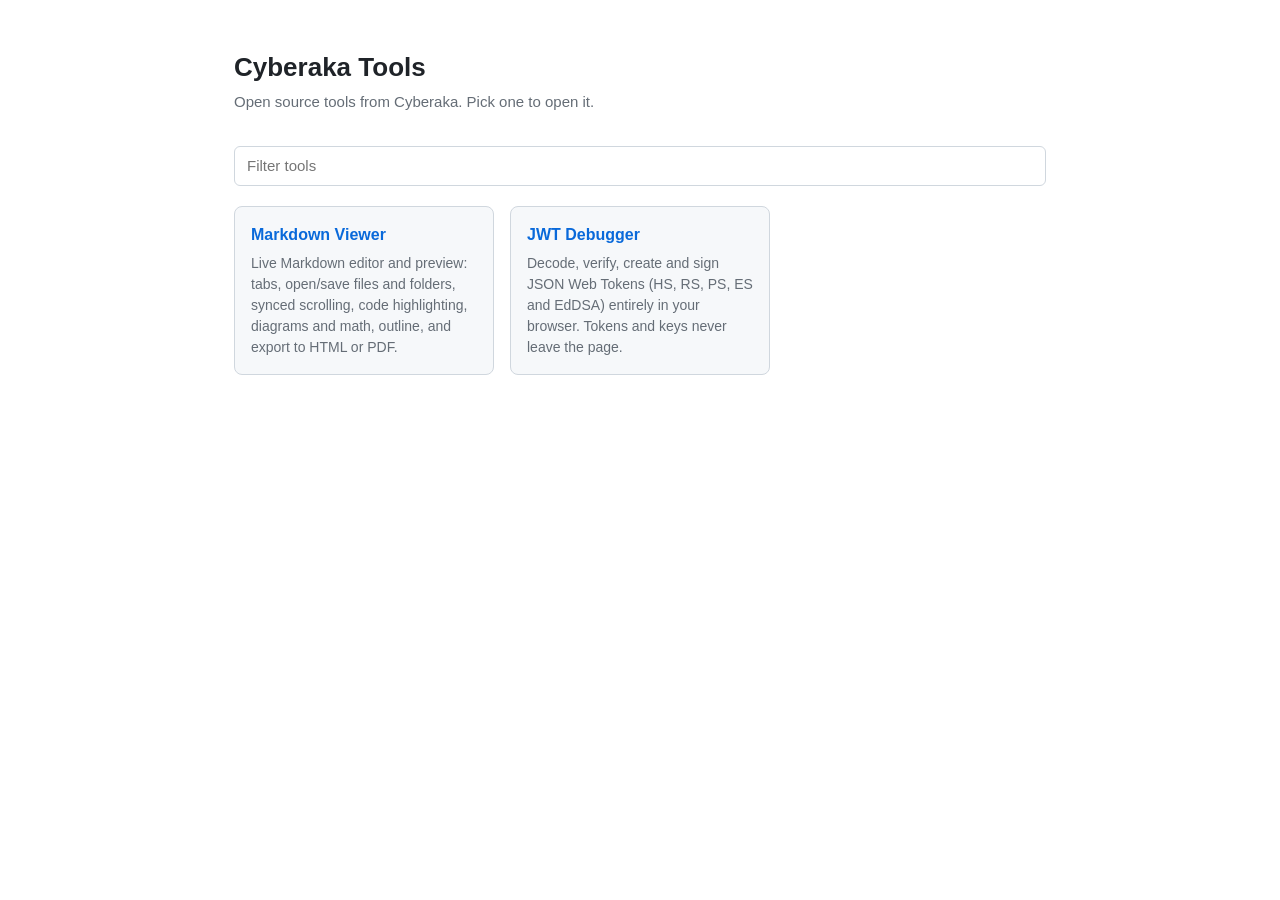
<file: index.html>
<!DOCTYPE html>
<html lang="en">
<head>
<meta charset="utf-8">
<meta name="viewport" content="width=device-width, initial-scale=1">
<title>Cyberaka Tools</title>
<style>
  :root {
    --bg: #ffffff;
    --fg: #1f2328;
    --muted: #656d76;
    --border: #d0d7de;
    --panel: #f6f8fa;
    --accent: #0969da;
  }
  @media (prefers-color-scheme: dark) {
    :root {
      --bg: #0d1117;
      --fg: #e6edf3;
      --muted: #8d96a0;
      --border: #30363d;
      --panel: #161b22;
      --accent: #4493f8;
    }
  }
  * { box-sizing: border-box; }
  body {
    margin: 0;
    background: var(--bg);
    color: var(--fg);
    font: 15px/1.5 -apple-system, BlinkMacSystemFont, "Segoe UI", Helvetica, Arial, sans-serif;
  }
  main { max-width: 860px; margin: 0 auto; padding: 48px 24px; }
  h1 { margin: 0 0 4px; font-size: 26px; }
  .subtitle { margin: 0 0 32px; color: var(--muted); }
  #search {
    width: 100%;
    margin-bottom: 20px;
    padding: 8px 12px;
    font: inherit;
    color: var(--fg);
    background: var(--bg);
    border: 1px solid var(--border);
    border-radius: 6px;
  }
  #search:focus { outline: 2px solid var(--accent); outline-offset: -1px; }
  #tools {
    list-style: none;
    margin: 0;
    padding: 0;
    display: grid;
    grid-template-columns: repeat(auto-fill, minmax(240px, 1fr));
    gap: 16px;
  }
  #tools a {
    display: block;
    height: 100%;
    padding: 16px;
    color: inherit;
    text-decoration: none;
    background: var(--panel);
    border: 1px solid var(--border);
    border-radius: 8px;
  }
  #tools a:hover, #tools a:focus-visible { border-color: var(--accent); outline: none; }
  #tools h2 { margin: 0 0 6px; font-size: 16px; color: var(--accent); }
  #tools p { margin: 0; color: var(--muted); font-size: 14px; }
  #empty { color: var(--muted); }
</style>
</head>
<body>
<main>
  <h1>Cyberaka Tools</h1>
  <p class="subtitle">Open source tools from Cyberaka. Pick one to open it.</p>
  <input id="search" type="search" placeholder="Filter tools" aria-label="Filter tools">
  <ul id="tools"></ul>
  <p id="empty" hidden>No tools match.</p>
</main>

<script src="tools.js"></script>
<script>
  const list = document.getElementById('tools');
  const search = document.getElementById('search');
  const empty = document.getElementById('empty');

  for (const tool of window.TOOLS) {
    const li = document.createElement('li');
    const a = document.createElement('a');
    const h2 = document.createElement('h2');
    const p = document.createElement('p');
    a.href = tool.path;
    h2.textContent = tool.name;
    p.textContent = tool.description;
    a.append(h2, p);
    li.append(a);
    li.dataset.search = `${tool.name} ${tool.description}`.toLowerCase();
    list.append(li);
  }

  search.addEventListener('input', () => {
    const q = search.value.trim().toLowerCase();
    let shown = 0;
    for (const li of list.children) {
      li.hidden = !li.dataset.search.includes(q);
      if (!li.hidden) shown++;
    }
    empty.hidden = shown > 0;
  });
</script>
</body>
</html>
</file>
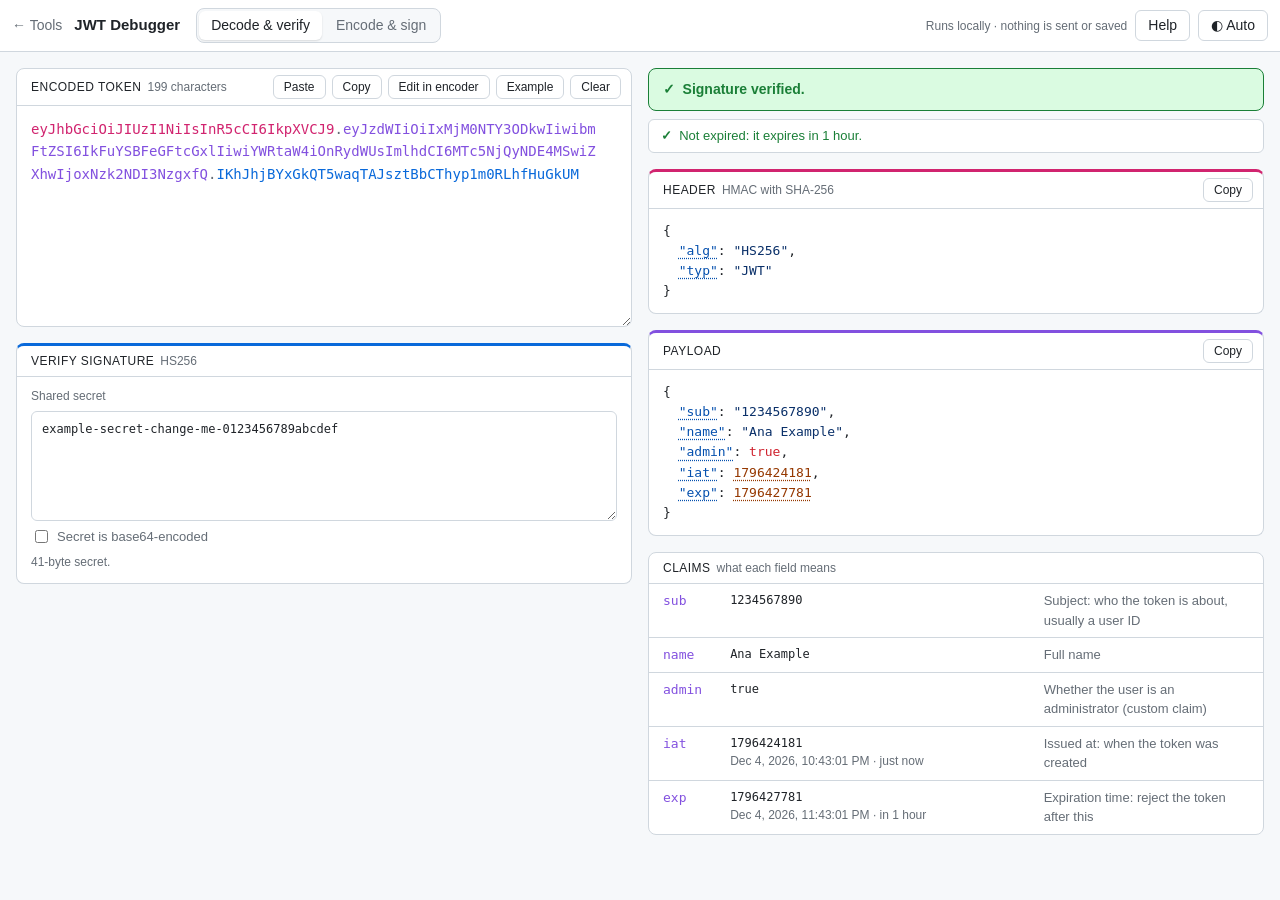
<file: jwt-debugger/index.html>
<!DOCTYPE html>
<html lang="en">
<head>
<meta charset="utf-8">
<meta name="viewport" content="width=device-width, initial-scale=1">
<title>JWT Debugger</title>
<script>
  // Apply the saved theme before first paint to avoid a flash of the wrong colours.
  (function () {
    var pref = 'auto';
    try { pref = localStorage.getItem('jwt-debugger:theme') || 'auto'; } catch (e) {}
    var dark = pref === 'dark' || (pref === 'auto' && matchMedia('(prefers-color-scheme: dark)').matches);
    document.documentElement.dataset.theme = dark ? 'dark' : 'light';
  })();
</script>
<link rel="stylesheet" href="app.css">
</head>
<body>
<header>
  <a class="home" href="../index.html" title="All tools">← Tools</a>
  <h1>JWT Debugger</h1>
  <nav class="modes" role="tablist" aria-label="Mode">
    <button role="tab" id="mode-decode" aria-selected="true" aria-controls="decode">Decode &amp; verify</button>
    <button role="tab" id="mode-encode" aria-selected="false" aria-controls="encode">Encode &amp; sign</button>
  </nav>
  <span class="privacy" title="Decoding, verifying and signing all happen in this page with your browser's built-in Web Crypto. Nothing is uploaded, and tokens and keys are not saved.">Runs locally · nothing is sent or saved</span>
  <button id="help" title="How to use the JWT Debugger">Help</button>
  <button id="theme" title="Colour theme"></button>
</header>

<!-- Decode & verify -->
<main id="decode" class="mode" role="tabpanel" aria-labelledby="mode-decode">
  <section class="col">
    <div class="card c-token">
      <div class="card-bar">
        <b>Encoded token</b><span class="meta" id="token-meta"></span>
        <button id="token-paste" title="Paste a token from the clipboard">Paste</button>
        <button id="token-copy" title="Copy the token">Copy</button>
        <button id="token-to-encoder" title="Open this token's header and payload in the encoder to change and re-sign them">Edit in encoder</button>
        <button id="token-example" title="Load a freshly signed example token">Example</button>
        <button id="token-clear" title="Clear the token">Clear</button>
      </div>
      <div class="token-box">
        <pre id="token-colors" aria-hidden="true"></pre>
        <textarea id="token" spellcheck="false" autocomplete="off" autocapitalize="off"
                  aria-label="Encoded token" placeholder="Paste a JWT here: header.payload.signature"></textarea>
      </div>
      <div class="msg bad" id="token-error" hidden></div>
    </div>

    <div class="card c-signature">
      <div class="card-bar"><b>Verify signature</b><span class="meta" id="verify-alg"></span></div>
      <div class="card-body">
        <label for="verify-key" id="verify-key-label" class="field-label">Shared secret</label>
        <textarea id="verify-key" class="key" spellcheck="false" autocomplete="off" autocapitalize="off"></textarea>
        <label class="check" id="verify-b64-label"><input type="checkbox" id="verify-b64"> Secret is base64-encoded</label>
        <div id="verify-helpers" hidden></div>
        <p class="hint" id="verify-hint"></p>
      </div>
    </div>
  </section>

  <section class="col">
    <div id="verdict" class="banner idle" role="status"></div>
    <ul id="time-status" class="checks"></ul>

    <div class="card c-header">
      <div class="card-bar"><b>Header</b><span class="meta" id="header-meta"></span><button id="header-copy" title="Copy the header as JSON">Copy</button></div>
      <pre class="json" id="header-json"></pre>
    </div>
    <div class="card c-payload">
      <div class="card-bar"><b>Payload</b><span class="meta" id="payload-meta"></span><button id="payload-copy" title="Copy the payload as JSON">Copy</button></div>
      <pre class="json" id="payload-json"></pre>
    </div>
    <div class="card">
      <div class="card-bar"><b>Claims</b><span class="meta">what each field means</span></div>
      <table id="claims"></table>
    </div>
  </section>
</main>

<!-- Encode & sign -->
<main id="encode" class="mode" role="tabpanel" aria-labelledby="mode-encode" hidden>
  <section class="col">
    <div class="card c-header">
      <div class="card-bar">
        <b>Header</b>
        <label class="inline">Algorithm <select id="enc-alg"></select></label>
      </div>
      <textarea id="enc-header" class="json-edit" spellcheck="false" aria-label="Header JSON"></textarea>
      <div class="msg bad" id="enc-header-error" hidden></div>
    </div>
    <div class="card c-payload">
      <div class="card-bar">
        <b>Payload</b><span class="meta"></span>
        <button data-claim="iat" title="Set iat (issued at) to the current time">iat = now</button>
        <button data-claim="exp" data-add="3600" title="Set exp (expiry) to one hour from now">exp +1 h</button>
        <button data-claim="exp" data-add="86400" title="Set exp (expiry) to one day from now">exp +1 day</button>
      </div>
      <textarea id="enc-payload" class="json-edit tall" spellcheck="false" aria-label="Payload JSON"></textarea>
      <div class="msg bad" id="enc-payload-error" hidden></div>
    </div>
    <div class="card c-signature">
      <div class="card-bar"><b>Signing key</b><span class="meta" id="enc-key-meta"></span><button id="enc-generate"></button></div>
      <div class="card-body">
        <label for="enc-key" id="enc-key-label" class="field-label">Shared secret</label>
        <textarea id="enc-key" class="key" spellcheck="false" autocomplete="off" autocapitalize="off"></textarea>
        <label class="check" id="enc-b64-label"><input type="checkbox" id="enc-b64"> Secret is base64-encoded</label>
        <p class="hint" id="enc-hint"></p>
      </div>
    </div>
  </section>

  <section class="col">
    <div class="card c-token">
      <div class="card-bar">
        <b>Token</b><span class="meta" id="enc-meta"></span>
        <button id="enc-copy" title="Copy the token">Copy</button>
        <button id="enc-open" title="Check this token in the decoder, with the matching key filled in">Open in decoder</button>
      </div>
      <pre id="enc-token" class="token-out"></pre>
      <div class="msg" id="enc-error" hidden></div>
    </div>
    <div class="card" id="enc-public-card" hidden>
      <div class="card-bar">
        <b>Public key</b><span class="meta">give this to whoever verifies the token</span>
        <select id="enc-public-format" aria-label="Public key format">
          <option value="pem">PEM</option>
          <option value="jwk">JWK</option>
          <option value="jwks">JWKS</option>
        </select>
        <button id="enc-public-copy" title="Copy the public key">Copy</button>
      </div>
      <pre id="enc-public" class="key-out"></pre>
    </div>
  </section>
</main>

<dialog id="help-dialog" aria-labelledby="help-title">
  <form method="dialog" class="dialog-bar">
    <h2 id="help-title">How to use the JWT Debugger</h2>
    <button value="close" aria-label="Close">Close</button>
  </form>
  <div class="dialog-body">
    <h3>What is a JWT?</h3>
    <p>A JSON Web Token is three base64url parts joined by dots: a <span class="t-header">header</span> (which algorithm signed it),
      a <span class="t-payload">payload</span> (the claims, such as who the user is and when the token expires) and a
      <span class="t-signature">signature</span>. Anyone can read the header and payload; the signature only proves the token
      was not changed by someone without the key. Do not put secrets in a payload.</p>

    <h3>Decode &amp; verify</h3>
    <ul>
      <li>Paste a token on the left. A leading <code>Bearer </code> and stray spaces or line breaks are ignored.</li>
      <li>The right side shows the decoded header and payload, what each claim means, and whether the token has expired or is not valid yet. Hover a field name for a description.</li>
      <li>To check the signature, enter the key under <b>Verify signature</b>:
        <ul>
          <li><b>HS256/384/512:</b> the shared secret. Tick <i>Secret is base64-encoded</i> if your secret is stored that way.</li>
          <li><b>RS, PS, ES and EdDSA:</b> the public key as PEM (<code>BEGIN PUBLIC KEY</code> or <code>BEGIN RSA PUBLIC KEY</code>), an X.509 certificate (<code>BEGIN CERTIFICATE</code>), a JWK, or a whole JWKS. With a JWKS the key whose <code>kid</code> matches the token is used. A private key works too; its public half is used.</li>
        </ul>
      </li>
      <li><b>Edit in encoder</b> copies the header and payload to the encoder so you can change a claim and sign it again.</li>
    </ul>

    <h3>Encode &amp; sign</h3>
    <ul>
      <li>Pick an algorithm, edit the header and payload JSON, and give a signing key. The token updates as you type.</li>
      <li><b>Generate</b> makes a random secret, or a new key pair for RS, PS, ES and EdDSA. The private key goes in the key box; the matching public key appears on the right as PEM, JWK or JWKS.</li>
      <li>Accepted private keys: PEM (<code>BEGIN PRIVATE KEY</code>, <code>BEGIN RSA PRIVATE KEY</code>, <code>BEGIN EC PRIVATE KEY</code>) or a JWK that includes <code>"d"</code>.</li>
      <li>The <b>iat = now</b> and <b>exp</b> buttons set the time claims for you. JWT times are seconds since 1 January 1970 (UTC).</li>
      <li><b>Open in decoder</b> loads the token with the matching key, so you can see it verify.</li>
    </ul>

    <h3>Supported algorithms</h3>
    <p>HS256, HS384, HS512, RS256, RS384, RS512, PS256, PS384, PS512, ES256, ES384, ES512 and EdDSA / Ed25519
      (Ed25519 needs a recent browser). Tokens with <code>alg: none</code> are decoded and flagged as unsigned.</p>

    <h3>Privacy</h3>
    <p>Everything happens inside this page using the browser's built-in Web Crypto. Tokens and keys are never uploaded,
      and they are not saved: reloading the page clears them. Only your theme choice is remembered. Key URLs in a token
      header (<code>jku</code>, <code>x5u</code>) are shown but never fetched.</p>

    <h3>Not supported</h3>
    <ul>
      <li>Encrypted tokens (JWE, five parts).</li>
      <li>ES256K and other algorithms the browser's Web Crypto does not offer.</li>
      <li>Password-protected private keys. Remove the password first, for example <code>openssl pkey -in key.pem -out plain.pem</code>.</li>
    </ul>
  </div>
</dialog>

<script src="app.js"></script>
</body>
</html>
</file>
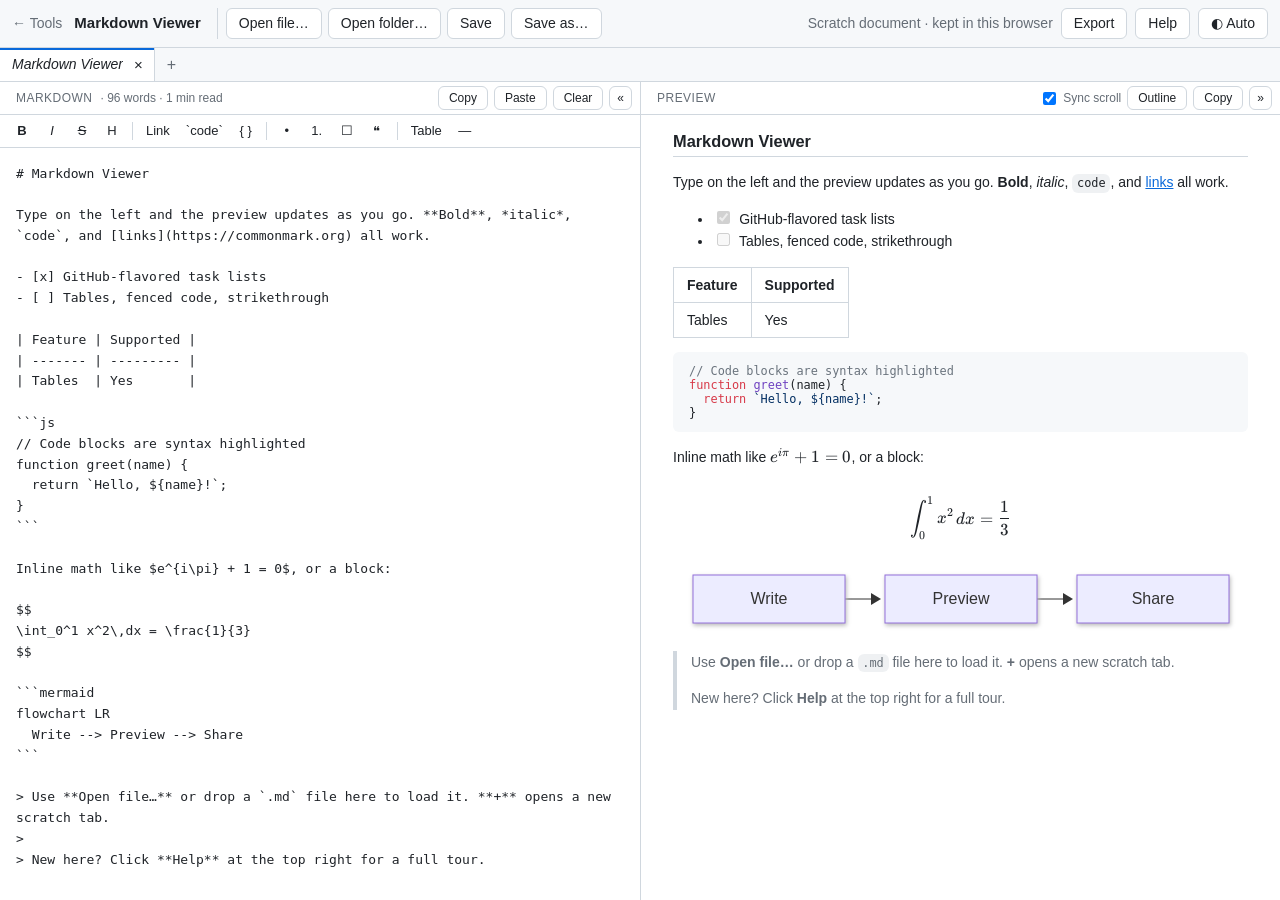
<file: markdown-viewer/index.html>
<!DOCTYPE html>
<html lang="en">
<head>
<meta charset="utf-8">
<meta name="viewport" content="width=device-width, initial-scale=1">
<title>Markdown Viewer</title>
<script>
  // Apply the saved theme before first paint to avoid a flash of the wrong colours.
  (function () {
    var pref = localStorage.getItem('markdown-viewer:theme') || 'auto';
    var dark = pref === 'dark' || (pref === 'auto' && matchMedia('(prefers-color-scheme: dark)').matches);
    document.documentElement.dataset.theme = dark ? 'dark' : 'light';
  })();
</script>
<!-- Colours and rendered-Markdown styles. "Export HTML" copies this block into the exported file. -->
<style id="doc-style">
  :root, [data-theme="light"] {
    color-scheme: light;
    --bg: #ffffff;
    --fg: #1f2328;
    --muted: #656d76;
    --border: #d0d7de;
    --panel: #f6f8fa;
    --accent: #0969da;
    --warn: #9a6700;
    --code-bg: rgba(175, 184, 193, 0.2);
  }
  [data-theme="dark"] {
    color-scheme: dark;
    --bg: #0d1117;
    --fg: #e6edf3;
    --muted: #8d96a0;
    --border: #30363d;
    --panel: #161b22;
    --accent: #4493f8;
    --warn: #d29922;
    --code-bg: rgba(110, 118, 129, 0.4);
  }

  .markdown { line-height: 1.6; overflow-wrap: break-word; }
  .markdown > :first-child, .markdown > :first-child > :first-child { margin-top: 0; }
  .markdown h1, .markdown h2 { border-bottom: 1px solid var(--border); padding-bottom: 0.3em; }
  .markdown h1, .markdown h2, .markdown h3, .markdown h4, .markdown h5, .markdown h6 { margin: 1.4em 0 0.6em; line-height: 1.25; }
  .markdown a { color: var(--accent); }
  .markdown code {
    font: 85% ui-monospace, SFMono-Regular, Menlo, Consolas, monospace;
    background: var(--code-bg);
    padding: 0.2em 0.4em;
    border-radius: 6px;
  }
  .markdown pre { background: var(--panel); padding: 12px 16px; border-radius: 6px; overflow: auto; line-height: 1.45; }
  .markdown pre code { background: none; padding: 0; font-size: 85%; display: block; }
  .markdown blockquote { margin: 0; padding: 0 1em; color: var(--muted); border-left: 4px solid var(--border); }
  .markdown table { border-collapse: collapse; display: block; overflow: auto; }
  .markdown th, .markdown td { border: 1px solid var(--border); padding: 6px 13px; }
  .markdown tr:nth-child(2n) { background: var(--panel); }
  .markdown img { max-width: 100%; }
  .markdown hr { border: 0; border-top: 1px solid var(--border); margin: 24px 0; }
  .markdown li > input[type="checkbox"] { margin-right: 0.4em; }
  .markdown .math-block { overflow-x: auto; margin: 1em 0; text-align: center; }
  .markdown .mermaid-diagram { margin: 1em 0; text-align: center; overflow-x: auto; }
  .markdown .mermaid-diagram svg { max-width: 100%; height: auto; }
  .markdown .render-error { color: #cf222e; font-size: 13px; white-space: pre-wrap; }

  /* Syntax highlighting colours, adapted from highlight.js "GitHub" and "GitHub Dark" themes
     (BSD-3-Clause, https://github.com/highlightjs/highlight.js). */
  .hljs-doctag, .hljs-keyword, .hljs-meta .hljs-keyword, .hljs-template-tag, .hljs-template-variable, .hljs-type, .hljs-variable.language_ { color: #d73a49; }
  .hljs-title, .hljs-title.class_, .hljs-title.class_.inherited__, .hljs-title.function_ { color: #6f42c1; }
  .hljs-attr, .hljs-attribute, .hljs-literal, .hljs-meta, .hljs-number, .hljs-operator, .hljs-selector-attr, .hljs-selector-class, .hljs-selector-id, .hljs-variable { color: #005cc5; }
  .hljs-meta .hljs-string, .hljs-regexp, .hljs-string { color: #032f62; }
  .hljs-built_in, .hljs-symbol { color: #e36209; }
  .hljs-code, .hljs-comment, .hljs-formula { color: #6a737d; }
  .hljs-name, .hljs-quote, .hljs-selector-pseudo, .hljs-selector-tag { color: #22863a; }
  .hljs-section { color: #005cc5; font-weight: 700; }
  .hljs-bullet { color: #735c0f; }
  .hljs-emphasis { font-style: italic; }
  .hljs-strong { font-weight: 700; }
  .hljs-addition { color: #22863a; background-color: #f0fff4; }
  .hljs-deletion { color: #b31d28; background-color: #ffeef0; }
  [data-theme="dark"] .hljs-doctag, [data-theme="dark"] .hljs-keyword, [data-theme="dark"] .hljs-meta .hljs-keyword, [data-theme="dark"] .hljs-template-tag, [data-theme="dark"] .hljs-template-variable, [data-theme="dark"] .hljs-type, [data-theme="dark"] .hljs-variable.language_ { color: #ff7b72; }
  [data-theme="dark"] .hljs-title, [data-theme="dark"] .hljs-title.class_, [data-theme="dark"] .hljs-title.class_.inherited__, [data-theme="dark"] .hljs-title.function_ { color: #d2a8ff; }
  [data-theme="dark"] .hljs-attr, [data-theme="dark"] .hljs-attribute, [data-theme="dark"] .hljs-literal, [data-theme="dark"] .hljs-meta, [data-theme="dark"] .hljs-number, [data-theme="dark"] .hljs-operator, [data-theme="dark"] .hljs-selector-attr, [data-theme="dark"] .hljs-selector-class, [data-theme="dark"] .hljs-selector-id, [data-theme="dark"] .hljs-variable { color: #79c0ff; }
  [data-theme="dark"] .hljs-meta .hljs-string, [data-theme="dark"] .hljs-regexp, [data-theme="dark"] .hljs-string { color: #a5d6ff; }
  [data-theme="dark"] .hljs-built_in, [data-theme="dark"] .hljs-symbol { color: #ffa657; }
  [data-theme="dark"] .hljs-code, [data-theme="dark"] .hljs-comment, [data-theme="dark"] .hljs-formula { color: #8b949e; }
  [data-theme="dark"] .hljs-name, [data-theme="dark"] .hljs-quote, [data-theme="dark"] .hljs-selector-pseudo, [data-theme="dark"] .hljs-selector-tag { color: #7ee787; }
  [data-theme="dark"] .hljs-section { color: #1f6feb; }
  [data-theme="dark"] .hljs-bullet { color: #f2cc60; }
  [data-theme="dark"] .hljs-addition { color: #aff5b4; background-color: #033a16; }
  [data-theme="dark"] .hljs-deletion { color: #ffdcd7; background-color: #67060c; }
</style>
<link rel="stylesheet" href="app.css">
</head>
<body>
<header>
  <a class="home" href="../index.html" title="All tools">← Tools</a>
  <h1>Markdown Viewer</h1>
  <div class="group">
    <button id="open" title="Open Markdown files (⌘O / Ctrl+O)">Open file…</button>
    <button id="open-folder" hidden title="Browse a folder's Markdown files in a sidebar">Open folder…</button>
    <button id="save" title="Save (⌘S / Ctrl+S)">Save</button>
    <button id="save-as" title="Save to a new file (⇧⌘S / Shift+Ctrl+S)">Save as…</button>
  </div>
  <div class="group" id="file-tools" hidden>
    <button id="reload" title="Re-read this file from disk">Reload</button>
    <label class="check" id="watch-label" title="Reload this file whenever it changes on disk">
      <input type="checkbox" id="watch"> Watch
    </label>
  </div>
  <input type="file" id="file-input" multiple accept=".md,.markdown,.mdown,.mkd,.txt,text/markdown,text/plain" hidden>
  <span id="status"></span>
  <details class="menu" id="export-menu">
    <summary>Export</summary>
    <div class="menu-items">
      <button id="export-html">Download as HTML</button>
      <button id="print">Print / Save as PDF</button>
      <button id="download-md">Download Markdown (.md)</button>
    </div>
  </details>
  <a id="help" class="button" href="help.html" target="markdown-viewer-help" title="How to use the Markdown Viewer">Help</a>
  <button id="theme" title="Colour theme"></button>
</header>

<nav id="tabs" aria-label="Open documents">
  <div id="tab-list" role="tablist"></div>
  <button id="new-tab" title="New scratch document">+</button>
</nav>

<main id="main">
  <aside id="files" hidden>
    <div class="pane-bar">
      <span class="pane-title" id="folder-name">Folder</span>
      <button id="refresh-folder" title="Rescan the folder">↻</button>
      <button id="close-folder" title="Close the folder sidebar">×</button>
    </div>
    <div id="file-tree"></div>
  </aside>

  <div id="split">
    <section class="pane" id="left-pane">
      <div class="pane-bar">
        <span class="pane-title"><b>Markdown</b><span class="pane-meta" id="counts"></span></span>
        <button id="copy-source" title="Copy the Markdown text">Copy</button>
        <button id="paste-source" title="Paste from the clipboard at the cursor">Paste</button>
        <button id="clear-source" title="Start fresh: empties a scratch document (⌘Z / Ctrl+Z undoes), or opens a new empty scratch tab when a file is shown">Clear</button>
        <button class="toggle" id="toggle-left" aria-expanded="true">«</button>
      </div>
      <div id="format-bar" role="toolbar" aria-label="Formatting">
        <button data-fmt="bold" title="Bold (⌘B / Ctrl+B)"><b>B</b></button>
        <button data-fmt="italic" title="Italic (⌘I / Ctrl+I)"><i>I</i></button>
        <button data-fmt="strike" title="Strikethrough (⇧⌘X / Shift+Ctrl+X)"><s>S</s></button>
        <button data-fmt="heading" title="Heading: cycles # / ## / ### / none (⇧⌘H / Shift+Ctrl+H)">H</button>
        <span class="sep"></span>
        <button data-fmt="link" title="Link (⌘K / Ctrl+K)">Link</button>
        <button data-fmt="code" title="Inline code (⌘E / Ctrl+E)">`code`</button>
        <button data-fmt="codeblock" title="Code block">{ }</button>
        <span class="sep"></span>
        <button data-fmt="ul" title="Bulleted list">•</button>
        <button data-fmt="ol" title="Numbered list">1.</button>
        <button data-fmt="task" title="Task list">☐</button>
        <button data-fmt="quote" title="Quote">❝</button>
        <span class="sep"></span>
        <button data-fmt="table" title="Insert a table">Table</button>
        <button data-fmt="hr" title="Horizontal rule">―</button>
      </div>
      <textarea id="source" spellcheck="false" placeholder="# Type or paste Markdown here"></textarea>
    </section>
    <div id="divider" role="separator" aria-orientation="vertical" aria-label="Resize panes" tabindex="0"
         title="Drag to resize · double-click to reset · arrow keys to nudge"></div>
    <section class="pane" id="right-pane">
      <div class="pane-bar">
        <span class="pane-title"><b>Preview</b></span>
        <label class="check" title="Keep the preview scrolled to the same place as the Markdown"><input type="checkbox" id="sync-scroll"> Sync scroll</label>
        <button id="outline-toggle" aria-pressed="false" title="Show the list of headings">Outline</button>
        <button id="copy-preview" title="Copy the rendered output, with formatting, for email, docs, etc.">Copy</button>
        <button class="toggle" id="toggle-right" aria-expanded="true">»</button>
      </div>
      <div class="preview-wrap">
        <article id="preview" class="markdown"></article>
        <nav id="outline" hidden aria-label="Outline"></nav>
      </div>
    </section>
  </div>
</main>

<script src="vendor/marked/marked.umd.js"></script>
<script src="vendor/dompurify/purify.min.js"></script>
<script src="vendor/highlight/highlight.min.js"></script>
<script src="app.js"></script>
</body>
</html>
</file>
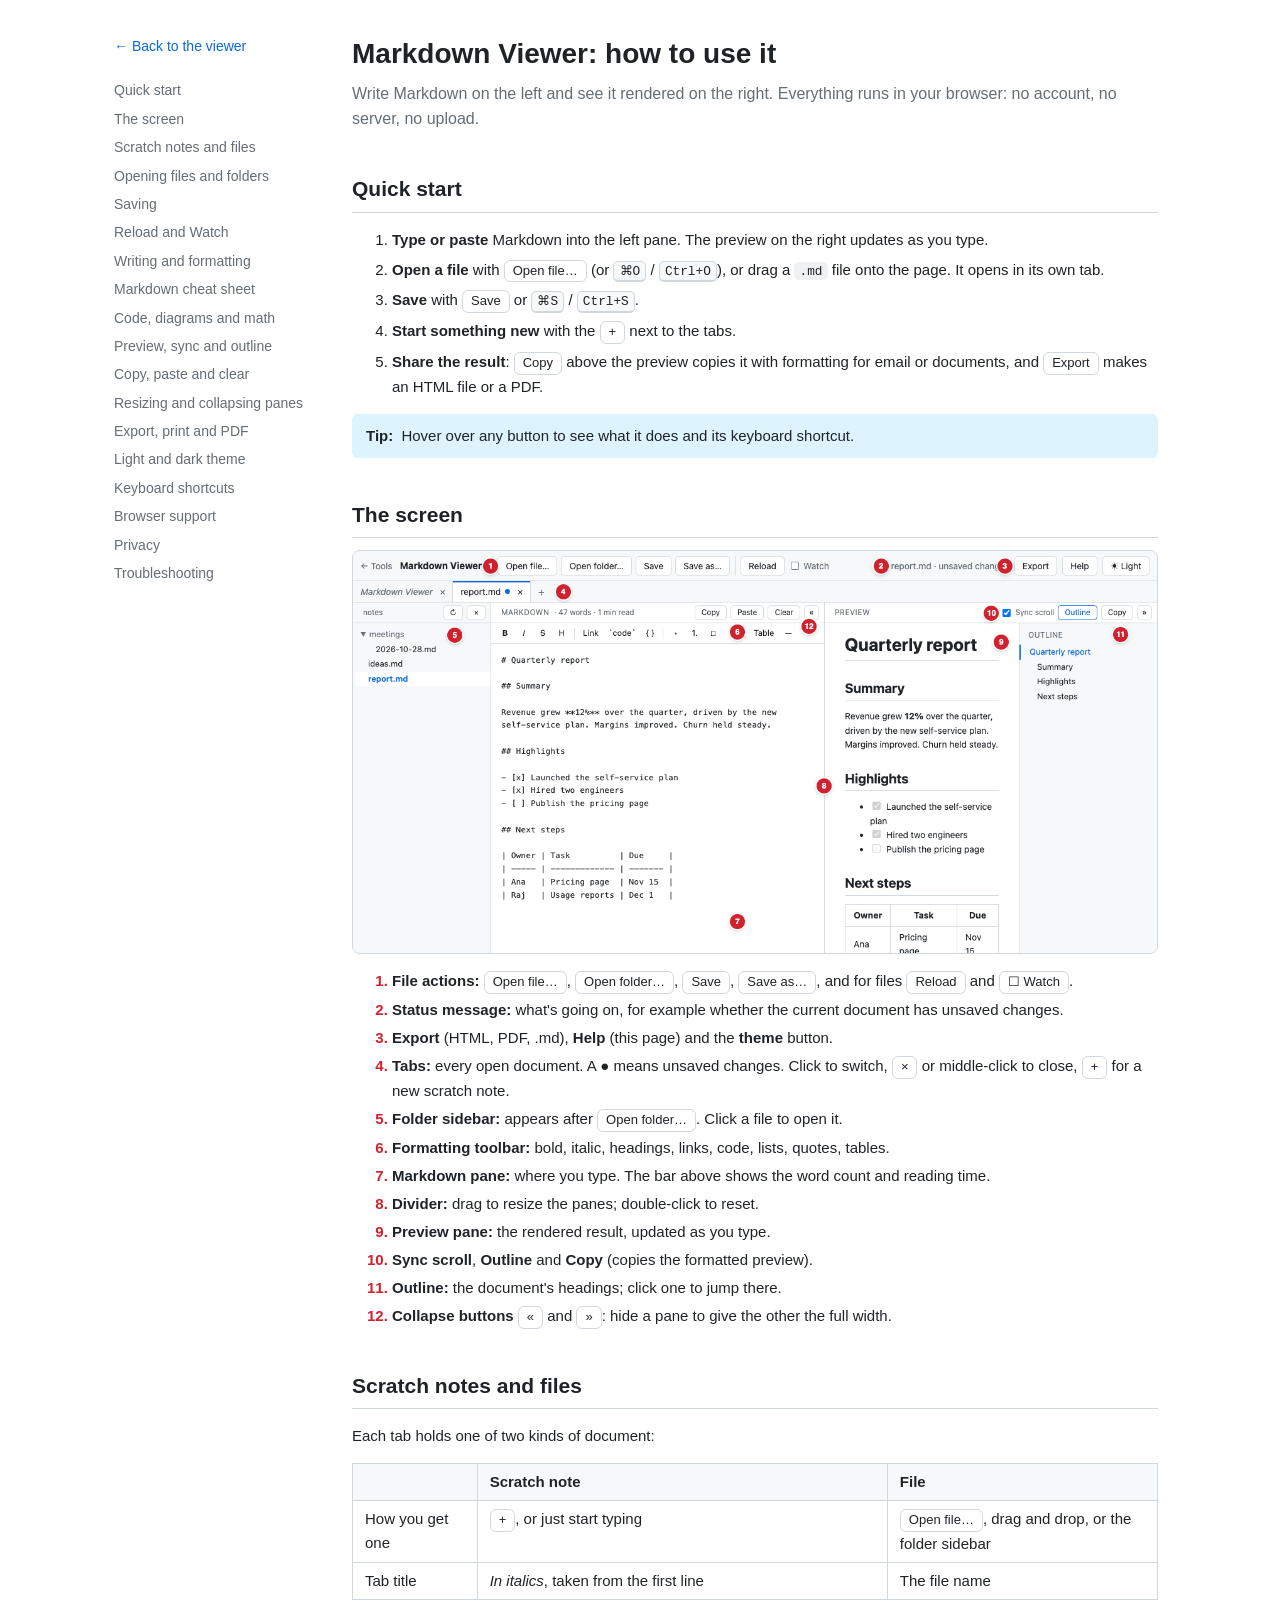
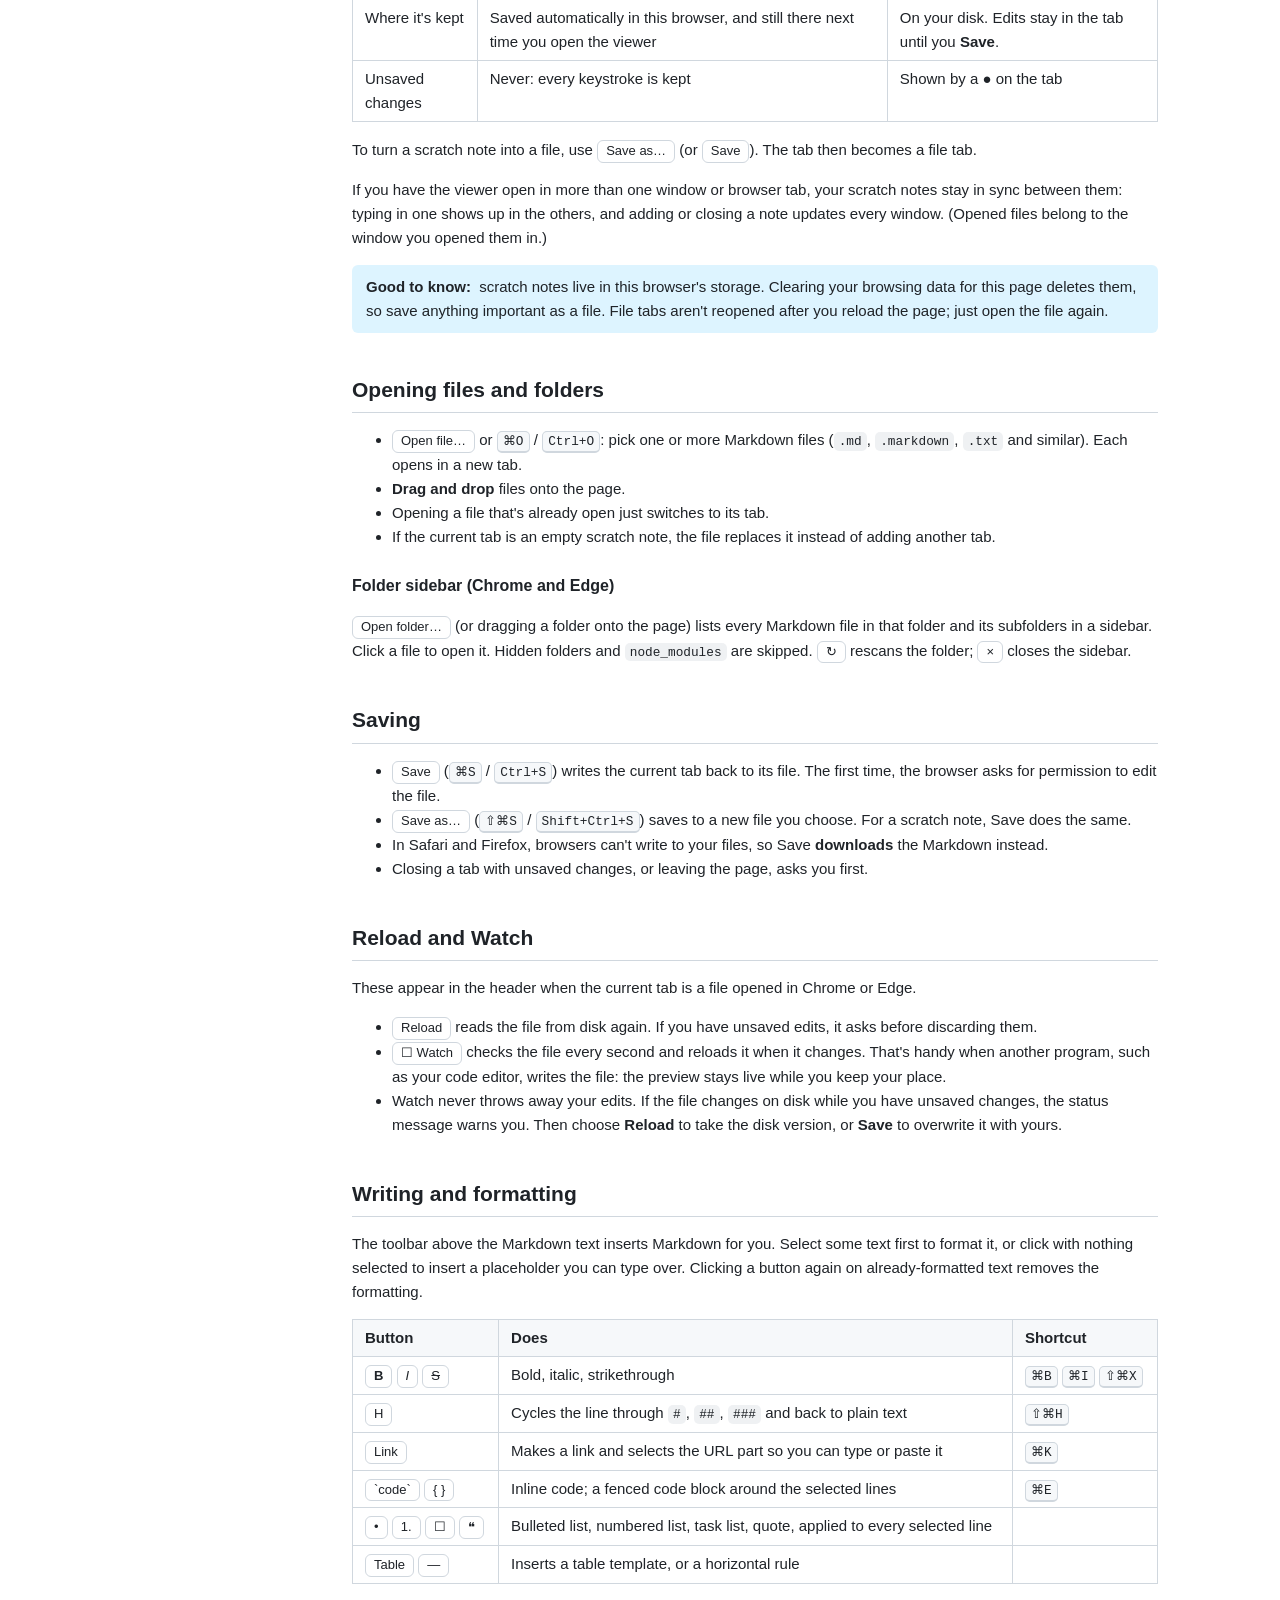
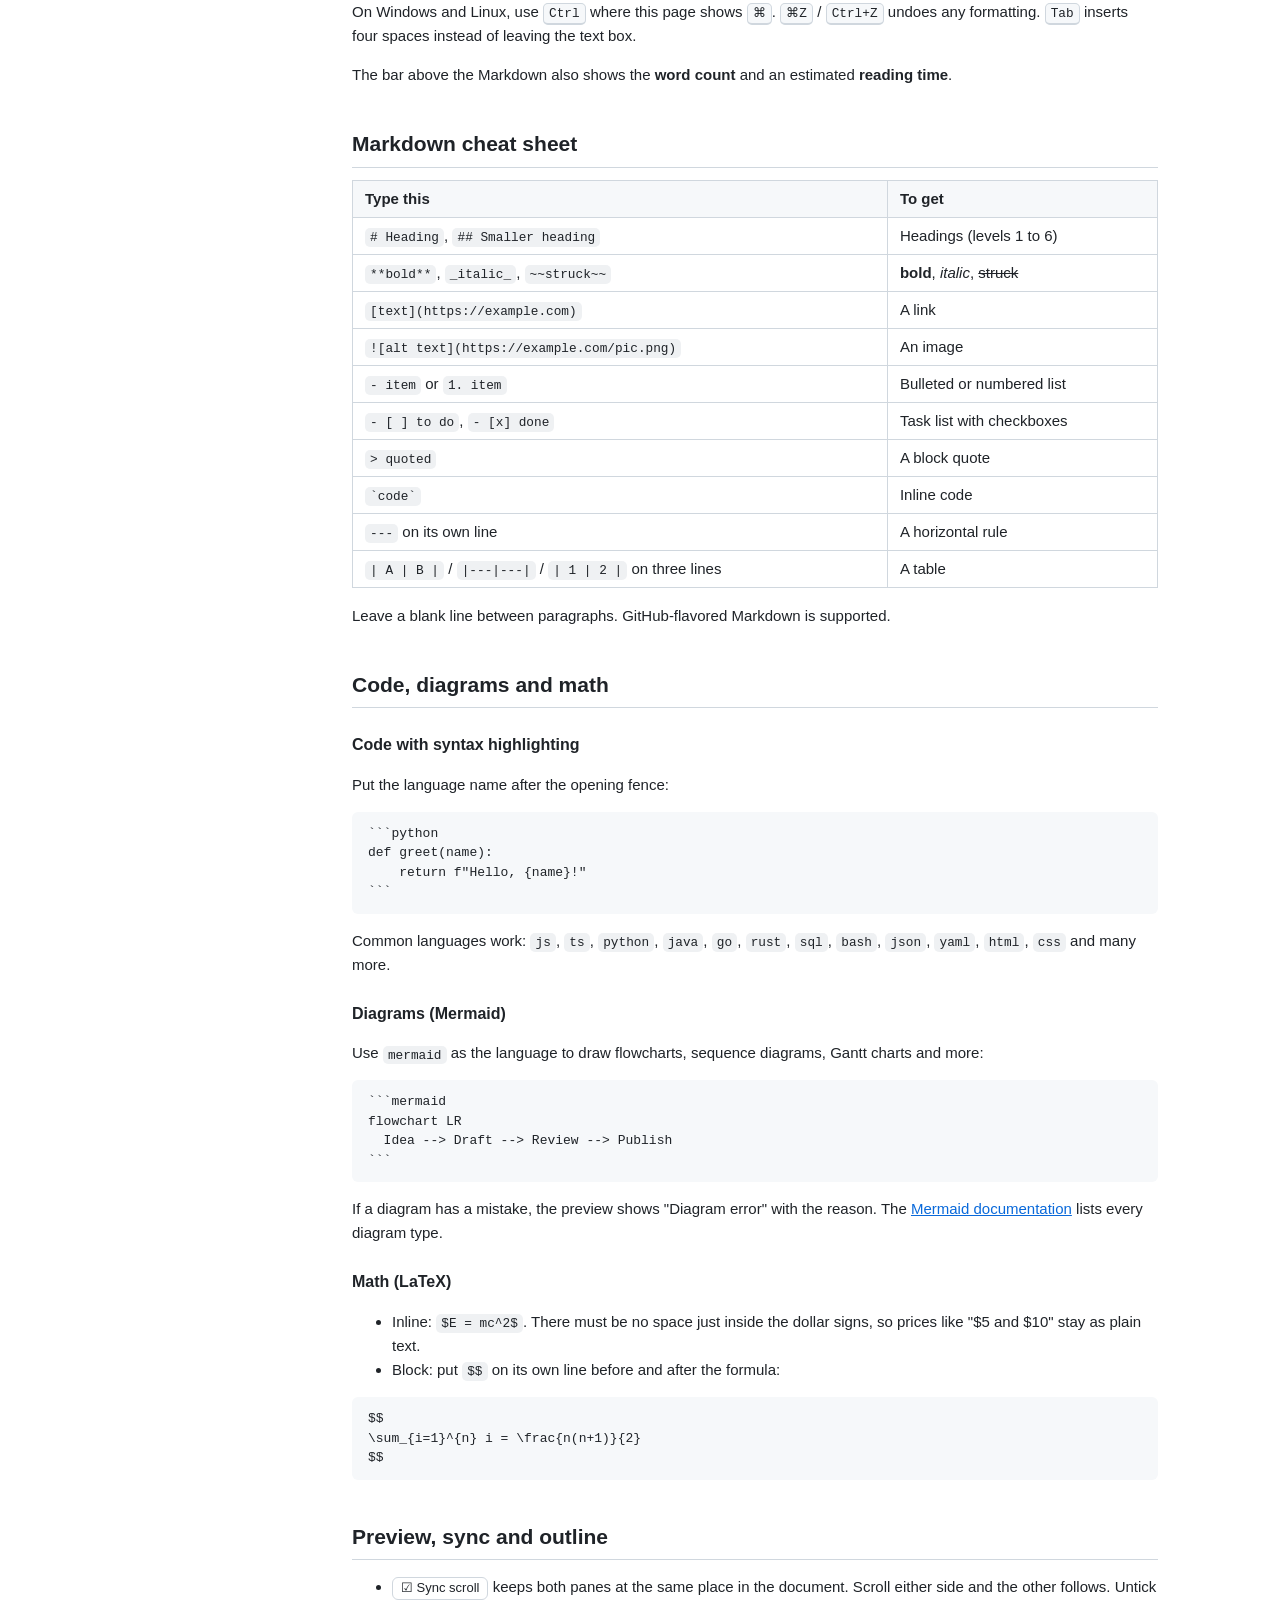
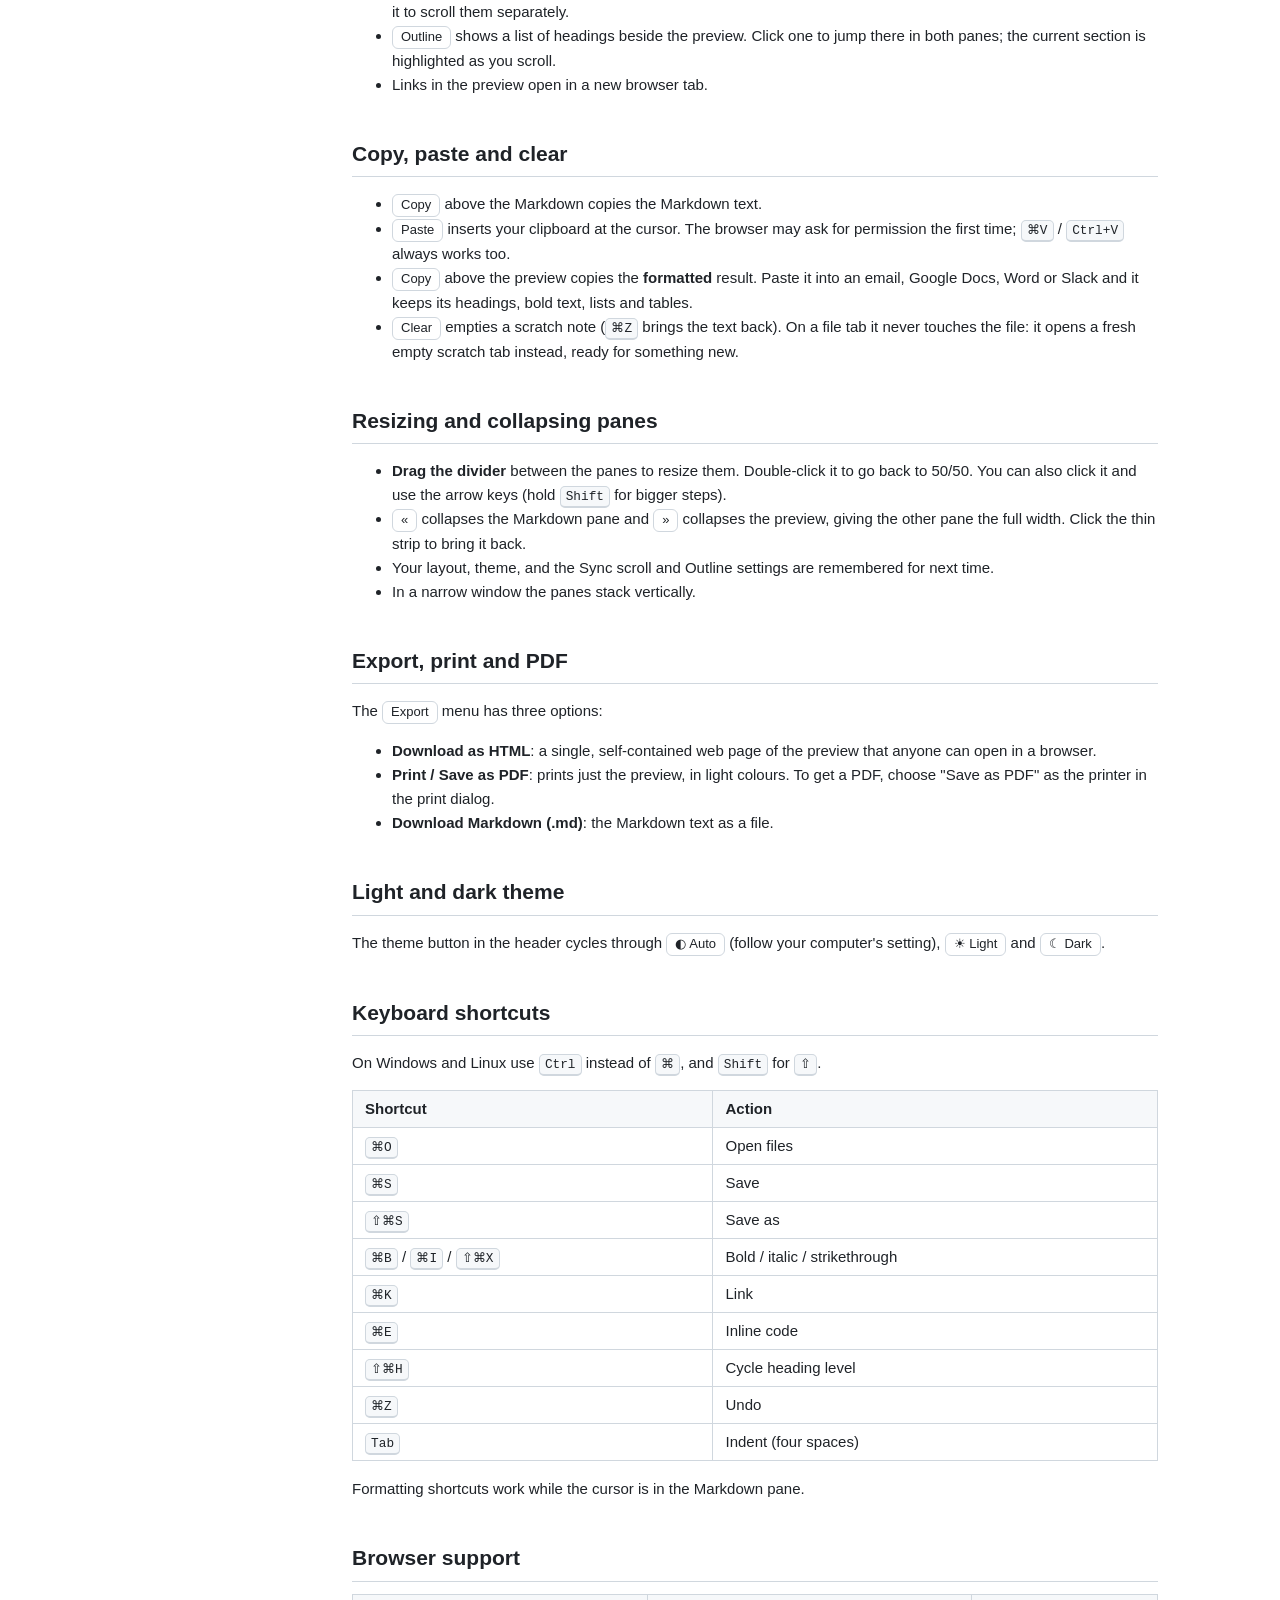
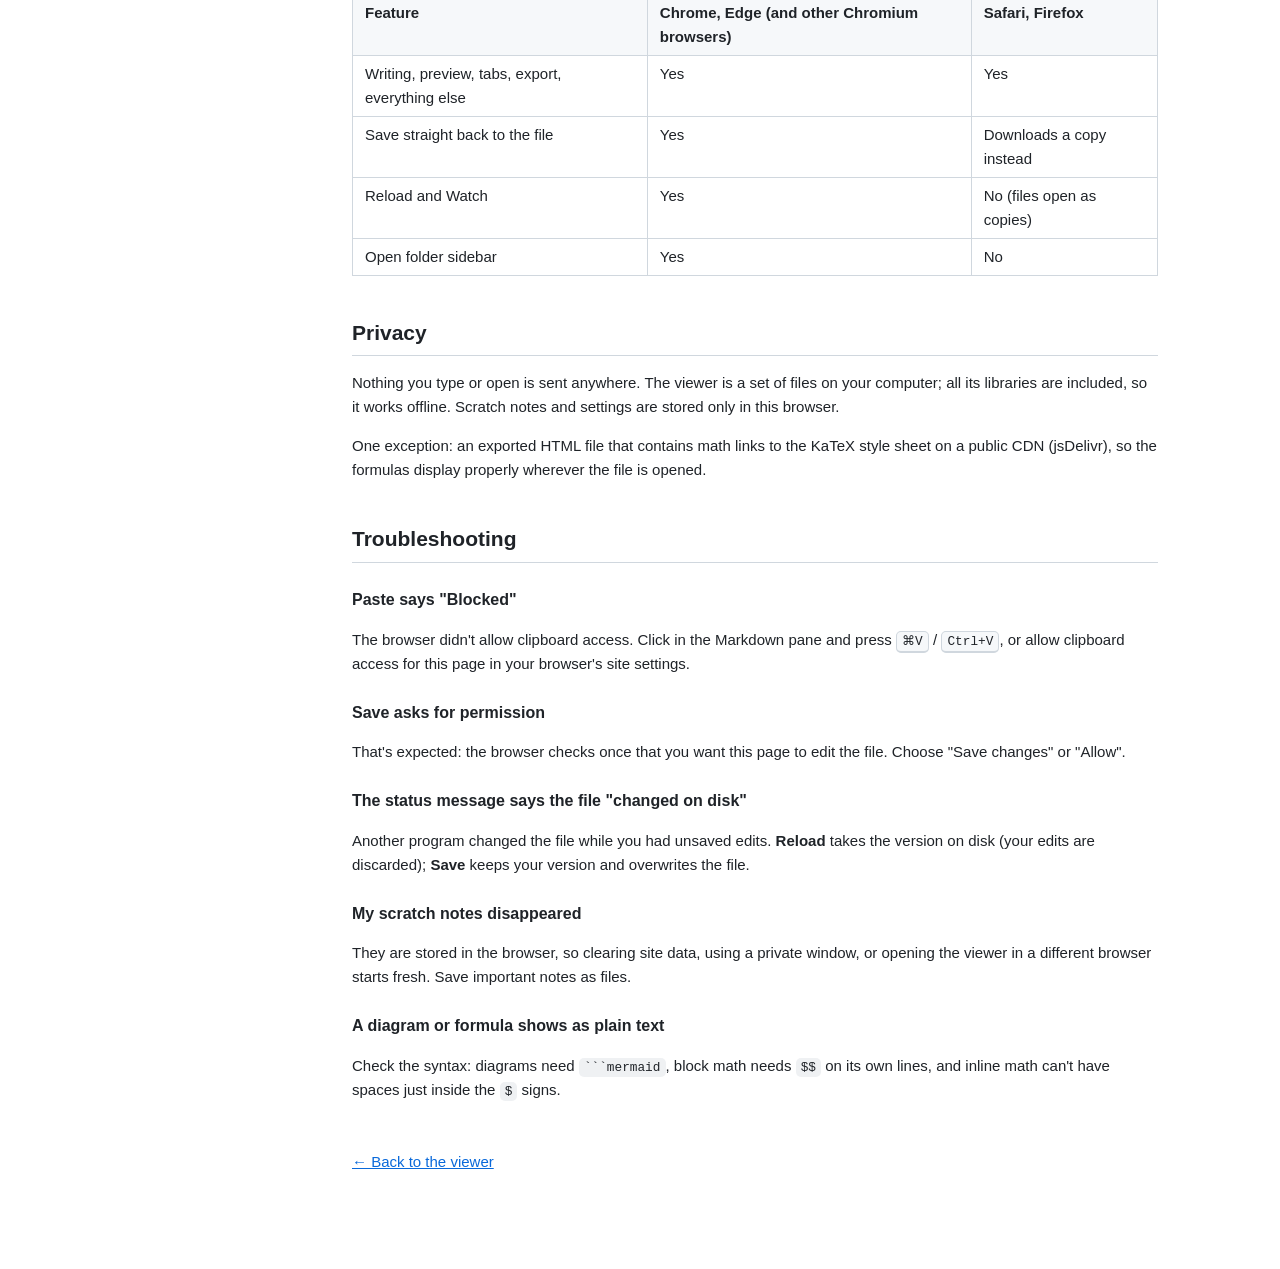
<file: markdown-viewer/help.html>
<!DOCTYPE html>
<html lang="en">
<head>
<meta charset="utf-8">
<meta name="viewport" content="width=device-width, initial-scale=1">
<title>Markdown Viewer · Help</title>
<script>
  // Use the same theme as the viewer.
  (function () {
    var pref = localStorage.getItem('markdown-viewer:theme') || 'auto';
    var dark = pref === 'dark' || (pref === 'auto' && matchMedia('(prefers-color-scheme: dark)').matches);
    document.documentElement.dataset.theme = dark ? 'dark' : 'light';
  })();
</script>
<style>
  :root, [data-theme="light"] {
    color-scheme: light;
    --bg: #ffffff;
    --fg: #1f2328;
    --muted: #656d76;
    --border: #d0d7de;
    --panel: #f6f8fa;
    --accent: #0969da;
    --tip-bg: #ddf4ff;
    --code-bg: rgba(175, 184, 193, 0.2);
  }
  [data-theme="dark"] {
    color-scheme: dark;
    --bg: #0d1117;
    --fg: #e6edf3;
    --muted: #8d96a0;
    --border: #30363d;
    --panel: #161b22;
    --accent: #4493f8;
    --tip-bg: #0c2d6b;
    --code-bg: rgba(110, 118, 129, 0.4);
  }
  * { box-sizing: border-box; }
  html { scroll-behavior: smooth; scroll-padding-top: 16px; }
  body {
    margin: 0;
    background: var(--bg);
    color: var(--fg);
    font: 15px/1.6 -apple-system, BlinkMacSystemFont, "Segoe UI", Helvetica, Arial, sans-serif;
  }
  .layout { display: flex; max-width: 1100px; margin: 0 auto; }
  nav.toc {
    flex: 0 0 230px;
    position: sticky;
    top: 0;
    align-self: flex-start;
    max-height: 100vh;
    overflow: auto;
    padding: 32px 16px 32px 24px;
    font-size: 14px;
  }
  nav.toc a { display: block; padding: 3px 0; color: var(--muted); text-decoration: none; }
  nav.toc a:hover { color: var(--accent); }
  nav.toc .back { margin-bottom: 16px; color: var(--accent); }
  main { flex: 1; min-width: 0; padding: 32px 32px 80px; }
  h1 { font-size: 28px; margin: 0 0 4px; }
  .lead { color: var(--muted); margin: 0 0 24px; font-size: 16px; }
  h2 { font-size: 21px; margin: 40px 0 12px; padding-bottom: 6px; border-bottom: 1px solid var(--border); }
  h3 { font-size: 16px; margin: 24px 0 8px; }
  a { color: var(--accent); }
  code, kbd {
    font: 85% ui-monospace, SFMono-Regular, Menlo, Consolas, monospace;
    background: var(--code-bg);
    padding: 0.15em 0.4em;
    border-radius: 5px;
  }
  kbd { border: 1px solid var(--border); border-bottom-width: 2px; background: var(--panel); }
  pre { background: var(--panel); padding: 12px 16px; border-radius: 6px; overflow: auto; font-size: 13px; line-height: 1.5; }
  pre code { background: none; padding: 0; font-size: inherit; }
  .ui {
    display: inline-block;
    padding: 0 8px;
    border: 1px solid var(--border);
    border-radius: 6px;
    background: var(--bg);
    font-size: 13px;
    line-height: 1.6;
    white-space: nowrap;
  }
  table { border-collapse: collapse; margin: 8px 0 16px; width: 100%; }
  th, td { border: 1px solid var(--border); padding: 6px 12px; text-align: left; vertical-align: top; }
  th { background: var(--panel); }
  .tip { background: var(--tip-bg); border-radius: 6px; padding: 10px 14px; margin: 12px 0; }
  .tip b:first-child { margin-right: 4px; }
  ol.steps li { margin-bottom: 6px; }
  figure.shot { margin: 8px 0 12px; }
  figure.shot img { display: block; width: 100%; height: auto; border: 1px solid var(--border); border-radius: 8px; }
  ol.key li { margin-bottom: 4px; }
  ol.key li::marker { color: #cf222e; font-weight: 700; }
  @media (max-width: 800px) {
    nav.toc { display: none; }
    main { padding: 24px 18px 60px; }
  }
</style>
</head>
<body>
<div class="layout">
  <nav class="toc" aria-label="Contents">
    <a class="back" href="index.html">← Back to the viewer</a>
    <a href="#quick-start">Quick start</a>
    <a href="#screen">The screen</a>
    <a href="#documents">Scratch notes and files</a>
    <a href="#opening">Opening files and folders</a>
    <a href="#saving">Saving</a>
    <a href="#watch">Reload and Watch</a>
    <a href="#writing">Writing and formatting</a>
    <a href="#markdown">Markdown cheat sheet</a>
    <a href="#code-diagrams-math">Code, diagrams and math</a>
    <a href="#preview">Preview, sync and outline</a>
    <a href="#copy">Copy, paste and clear</a>
    <a href="#layout">Resizing and collapsing panes</a>
    <a href="#export">Export, print and PDF</a>
    <a href="#theme">Light and dark theme</a>
    <a href="#shortcuts">Keyboard shortcuts</a>
    <a href="#browsers">Browser support</a>
    <a href="#privacy">Privacy</a>
    <a href="#troubleshooting">Troubleshooting</a>
  </nav>

  <main>
    <h1>Markdown Viewer: how to use it</h1>
    <p class="lead">Write Markdown on the left and see it rendered on the right. Everything runs in your browser: no account, no server, no upload.</p>

    <h2 id="quick-start">Quick start</h2>
    <ol class="steps">
      <li><b>Type or paste</b> Markdown into the left pane. The preview on the right updates as you type.</li>
      <li><b>Open a file</b> with <span class="ui">Open file…</span> (or <kbd>⌘O</kbd> / <kbd>Ctrl+O</kbd>), or drag a <code>.md</code> file onto the page. It opens in its own tab.</li>
      <li><b>Save</b> with <span class="ui">Save</span> or <kbd>⌘S</kbd> / <kbd>Ctrl+S</kbd>.</li>
      <li><b>Start something new</b> with the <span class="ui">+</span> next to the tabs.</li>
      <li><b>Share the result</b>: <span class="ui">Copy</span> above the preview copies it with formatting for email or documents, and <span class="ui">Export</span> makes an HTML file or a PDF.</li>
    </ol>
    <div class="tip"><b>Tip:</b> Hover over any button to see what it does and its keyboard shortcut.</div>

    <h2 id="screen">The screen</h2>
    <figure class="shot">
      <a href="help-screen.png" target="_blank" title="Open full size"><img src="help-screen.png" width="1280" height="640" alt="The Markdown Viewer with a folder sidebar, two tabs, the Markdown pane and the preview with its outline. Numbered markers point at each area."></a>
    </figure>
    <ol class="key">
      <li><b>File actions:</b> <span class="ui">Open file…</span>, <span class="ui">Open folder…</span>, <span class="ui">Save</span>, <span class="ui">Save as…</span>, and for files <span class="ui">Reload</span> and <span class="ui">☐ Watch</span>.</li>
      <li><b>Status message:</b> what's going on, for example whether the current document has unsaved changes.</li>
      <li><b>Export</b> (HTML, PDF, .md), <b>Help</b> (this page) and the <b>theme</b> button.</li>
      <li><b>Tabs:</b> every open document. A <b>●</b> means unsaved changes. Click to switch, <span class="ui">×</span> or middle-click to close, <span class="ui">+</span> for a new scratch note.</li>
      <li><b>Folder sidebar:</b> appears after <span class="ui">Open folder…</span>. Click a file to open it.</li>
      <li><b>Formatting toolbar:</b> bold, italic, headings, links, code, lists, quotes, tables.</li>
      <li><b>Markdown pane:</b> where you type. The bar above shows the word count and reading time.</li>
      <li><b>Divider:</b> drag to resize the panes; double-click to reset.</li>
      <li><b>Preview pane:</b> the rendered result, updated as you type.</li>
      <li><b>Sync scroll</b>, <b>Outline</b> and <b>Copy</b> (copies the formatted preview).</li>
      <li><b>Outline:</b> the document's headings; click one to jump there.</li>
      <li><b>Collapse buttons</b> <span class="ui">«</span> and <span class="ui">»</span>: hide a pane to give the other the full width.</li>
    </ol>

    <h2 id="documents">Scratch notes and files</h2>
    <p>Each tab holds one of two kinds of document:</p>
    <table>
      <tr><th></th><th>Scratch note</th><th>File</th></tr>
      <tr><td>How you get one</td><td><span class="ui">+</span>, or just start typing</td><td><span class="ui">Open file…</span>, drag and drop, or the folder sidebar</td></tr>
      <tr><td>Tab title</td><td><i>In italics</i>, taken from the first line</td><td>The file name</td></tr>
      <tr><td>Where it's kept</td><td>Saved automatically in this browser, and still there next time you open the viewer</td><td>On your disk. Edits stay in the tab until you <b>Save</b>.</td></tr>
      <tr><td>Unsaved changes</td><td>Never: every keystroke is kept</td><td>Shown by a <b>●</b> on the tab</td></tr>
    </table>
    <p>To turn a scratch note into a file, use <span class="ui">Save as…</span> (or <span class="ui">Save</span>). The tab then becomes a file tab.</p>
    <p>If you have the viewer open in more than one window or browser tab, your scratch notes stay in sync between them: typing in one shows up in the others, and adding or closing a note updates every window. (Opened files belong to the window you opened them in.)</p>
    <div class="tip"><b>Good to know:</b> scratch notes live in this browser's storage. Clearing your browsing data for this page deletes them, so save anything important as a file. File tabs aren't reopened after you reload the page; just open the file again.</div>

    <h2 id="opening">Opening files and folders</h2>
    <ul>
      <li><span class="ui">Open file…</span> or <kbd>⌘O</kbd> / <kbd>Ctrl+O</kbd>: pick one or more Markdown files (<code>.md</code>, <code>.markdown</code>, <code>.txt</code> and similar). Each opens in a new tab.</li>
      <li><b>Drag and drop</b> files onto the page.</li>
      <li>Opening a file that's already open just switches to its tab.</li>
      <li>If the current tab is an empty scratch note, the file replaces it instead of adding another tab.</li>
    </ul>
    <h3>Folder sidebar (Chrome and Edge)</h3>
    <p><span class="ui">Open folder…</span> (or dragging a folder onto the page) lists every Markdown file in that folder and its subfolders in a sidebar. Click a file to open it. Hidden folders and <code>node_modules</code> are skipped. <span class="ui">↻</span> rescans the folder; <span class="ui">×</span> closes the sidebar.</p>

    <h2 id="saving">Saving</h2>
    <ul>
      <li><span class="ui">Save</span> (<kbd>⌘S</kbd> / <kbd>Ctrl+S</kbd>) writes the current tab back to its file. The first time, the browser asks for permission to edit the file.</li>
      <li><span class="ui">Save as…</span> (<kbd>⇧⌘S</kbd> / <kbd>Shift+Ctrl+S</kbd>) saves to a new file you choose. For a scratch note, Save does the same.</li>
      <li>In Safari and Firefox, browsers can't write to your files, so Save <b>downloads</b> the Markdown instead.</li>
      <li>Closing a tab with unsaved changes, or leaving the page, asks you first.</li>
    </ul>

    <h2 id="watch">Reload and Watch</h2>
    <p>These appear in the header when the current tab is a file opened in Chrome or Edge.</p>
    <ul>
      <li><span class="ui">Reload</span> reads the file from disk again. If you have unsaved edits, it asks before discarding them.</li>
      <li><span class="ui">☐ Watch</span> checks the file every second and reloads it when it changes. That's handy when another program, such as your code editor, writes the file: the preview stays live while you keep your place.</li>
      <li>Watch never throws away your edits. If the file changes on disk while you have unsaved changes, the status message warns you. Then choose <b>Reload</b> to take the disk version, or <b>Save</b> to overwrite it with yours.</li>
    </ul>

    <h2 id="writing">Writing and formatting</h2>
    <p>The toolbar above the Markdown text inserts Markdown for you. Select some text first to format it, or click with nothing selected to insert a placeholder you can type over. Clicking a button again on already-formatted text removes the formatting.</p>
    <table>
      <tr><th>Button</th><th>Does</th><th>Shortcut</th></tr>
      <tr><td><span class="ui"><b>B</b></span> <span class="ui"><i>I</i></span> <span class="ui"><s>S</s></span></td><td>Bold, italic, strikethrough</td><td><kbd>⌘B</kbd> <kbd>⌘I</kbd> <kbd>⇧⌘X</kbd></td></tr>
      <tr><td><span class="ui">H</span></td><td>Cycles the line through <code>#</code>, <code>##</code>, <code>###</code> and back to plain text</td><td><kbd>⇧⌘H</kbd></td></tr>
      <tr><td><span class="ui">Link</span></td><td>Makes a link and selects the URL part so you can type or paste it</td><td><kbd>⌘K</kbd></td></tr>
      <tr><td><span class="ui">`code`</span> <span class="ui">{ }</span></td><td>Inline code; a fenced code block around the selected lines</td><td><kbd>⌘E</kbd></td></tr>
      <tr><td><span class="ui">•</span> <span class="ui">1.</span> <span class="ui">☐</span> <span class="ui">❝</span></td><td>Bulleted list, numbered list, task list, quote, applied to every selected line</td><td></td></tr>
      <tr><td><span class="ui">Table</span> <span class="ui">―</span></td><td>Inserts a table template, or a horizontal rule</td><td></td></tr>
    </table>
    <p>On Windows and Linux, use <kbd>Ctrl</kbd> where this page shows <kbd>⌘</kbd>. <kbd>⌘Z</kbd> / <kbd>Ctrl+Z</kbd> undoes any formatting. <kbd>Tab</kbd> inserts four spaces instead of leaving the text box.</p>
    <p>The bar above the Markdown also shows the <b>word count</b> and an estimated <b>reading time</b>.</p>

    <h2 id="markdown">Markdown cheat sheet</h2>
    <table>
      <tr><th>Type this</th><th>To get</th></tr>
      <tr><td><code># Heading</code>, <code>## Smaller heading</code></td><td>Headings (levels 1 to 6)</td></tr>
      <tr><td><code>**bold**</code>, <code>_italic_</code>, <code>~~struck~~</code></td><td><b>bold</b>, <i>italic</i>, <s>struck</s></td></tr>
      <tr><td><code>[text](https://example.com)</code></td><td>A link</td></tr>
      <tr><td><code>![alt text](https://example.com/pic.png)</code></td><td>An image</td></tr>
      <tr><td><code>- item</code> or <code>1. item</code></td><td>Bulleted or numbered list</td></tr>
      <tr><td><code>- [ ] to do</code>, <code>- [x] done</code></td><td>Task list with checkboxes</td></tr>
      <tr><td><code>&gt; quoted</code></td><td>A block quote</td></tr>
      <tr><td><code>`code`</code></td><td>Inline code</td></tr>
      <tr><td><code>---</code> on its own line</td><td>A horizontal rule</td></tr>
      <tr><td><code>| A | B |</code> / <code>|---|---|</code> / <code>| 1 | 2 |</code> on three lines</td><td>A table</td></tr>
    </table>
    <p>Leave a blank line between paragraphs. GitHub-flavored Markdown is supported.</p>

    <h2 id="code-diagrams-math">Code, diagrams and math</h2>
    <h3>Code with syntax highlighting</h3>
    <p>Put the language name after the opening fence:</p>
<pre><code>```python
def greet(name):
    return f"Hello, {name}!"
```</code></pre>
    <p>Common languages work: <code>js</code>, <code>ts</code>, <code>python</code>, <code>java</code>, <code>go</code>, <code>rust</code>, <code>sql</code>, <code>bash</code>, <code>json</code>, <code>yaml</code>, <code>html</code>, <code>css</code> and many more.</p>
    <h3>Diagrams (Mermaid)</h3>
    <p>Use <code>mermaid</code> as the language to draw flowcharts, sequence diagrams, Gantt charts and more:</p>
<pre><code>```mermaid
flowchart LR
  Idea --> Draft --> Review --> Publish
```</code></pre>
    <p>If a diagram has a mistake, the preview shows "Diagram error" with the reason. The <a href="https://mermaid.js.org/intro/" target="_blank" rel="noopener noreferrer">Mermaid documentation</a> lists every diagram type.</p>
    <h3>Math (LaTeX)</h3>
    <ul>
      <li>Inline: <code>$E = mc^2$</code>. There must be no space just inside the dollar signs, so prices like "$5 and $10" stay as plain text.</li>
      <li>Block: put <code>$$</code> on its own line before and after the formula:</li>
    </ul>
<pre><code>$$
\sum_{i=1}^{n} i = \frac{n(n+1)}{2}
$$</code></pre>

    <h2 id="preview">Preview, sync and outline</h2>
    <ul>
      <li><span class="ui">☑ Sync scroll</span> keeps both panes at the same place in the document. Scroll either side and the other follows. Untick it to scroll them separately.</li>
      <li><span class="ui">Outline</span> shows a list of headings beside the preview. Click one to jump there in both panes; the current section is highlighted as you scroll.</li>
      <li>Links in the preview open in a new browser tab.</li>
    </ul>

    <h2 id="copy">Copy, paste and clear</h2>
    <ul>
      <li><span class="ui">Copy</span> above the Markdown copies the Markdown text.</li>
      <li><span class="ui">Paste</span> inserts your clipboard at the cursor. The browser may ask for permission the first time; <kbd>⌘V</kbd> / <kbd>Ctrl+V</kbd> always works too.</li>
      <li><span class="ui">Copy</span> above the preview copies the <b>formatted</b> result. Paste it into an email, Google Docs, Word or Slack and it keeps its headings, bold text, lists and tables.</li>
      <li><span class="ui">Clear</span> empties a scratch note (<kbd>⌘Z</kbd> brings the text back). On a file tab it never touches the file: it opens a fresh empty scratch tab instead, ready for something new.</li>
    </ul>

    <h2 id="layout">Resizing and collapsing panes</h2>
    <ul>
      <li><b>Drag the divider</b> between the panes to resize them. Double-click it to go back to 50/50. You can also click it and use the arrow keys (hold <kbd>Shift</kbd> for bigger steps).</li>
      <li><span class="ui">«</span> collapses the Markdown pane and <span class="ui">»</span> collapses the preview, giving the other pane the full width. Click the thin strip to bring it back.</li>
      <li>Your layout, theme, and the Sync scroll and Outline settings are remembered for next time.</li>
      <li>In a narrow window the panes stack vertically.</li>
    </ul>

    <h2 id="export">Export, print and PDF</h2>
    <p>The <span class="ui">Export</span> menu has three options:</p>
    <ul>
      <li><b>Download as HTML</b>: a single, self-contained web page of the preview that anyone can open in a browser.</li>
      <li><b>Print / Save as PDF</b>: prints just the preview, in light colours. To get a PDF, choose "Save as PDF" as the printer in the print dialog.</li>
      <li><b>Download Markdown (.md)</b>: the Markdown text as a file.</li>
    </ul>

    <h2 id="theme">Light and dark theme</h2>
    <p>The theme button in the header cycles through <span class="ui">◐ Auto</span> (follow your computer's setting), <span class="ui">☀ Light</span> and <span class="ui">☾ Dark</span>.</p>

    <h2 id="shortcuts">Keyboard shortcuts</h2>
    <p>On Windows and Linux use <kbd>Ctrl</kbd> instead of <kbd>⌘</kbd>, and <kbd>Shift</kbd> for <kbd>⇧</kbd>.</p>
    <table>
      <tr><th>Shortcut</th><th>Action</th></tr>
      <tr><td><kbd>⌘O</kbd></td><td>Open files</td></tr>
      <tr><td><kbd>⌘S</kbd></td><td>Save</td></tr>
      <tr><td><kbd>⇧⌘S</kbd></td><td>Save as</td></tr>
      <tr><td><kbd>⌘B</kbd> / <kbd>⌘I</kbd> / <kbd>⇧⌘X</kbd></td><td>Bold / italic / strikethrough</td></tr>
      <tr><td><kbd>⌘K</kbd></td><td>Link</td></tr>
      <tr><td><kbd>⌘E</kbd></td><td>Inline code</td></tr>
      <tr><td><kbd>⇧⌘H</kbd></td><td>Cycle heading level</td></tr>
      <tr><td><kbd>⌘Z</kbd></td><td>Undo</td></tr>
      <tr><td><kbd>Tab</kbd></td><td>Indent (four spaces)</td></tr>
    </table>
    <p>Formatting shortcuts work while the cursor is in the Markdown pane.</p>

    <h2 id="browsers">Browser support</h2>
    <table>
      <tr><th>Feature</th><th>Chrome, Edge (and other Chromium browsers)</th><th>Safari, Firefox</th></tr>
      <tr><td>Writing, preview, tabs, export, everything else</td><td>Yes</td><td>Yes</td></tr>
      <tr><td>Save straight back to the file</td><td>Yes</td><td>Downloads a copy instead</td></tr>
      <tr><td>Reload and Watch</td><td>Yes</td><td>No (files open as copies)</td></tr>
      <tr><td>Open folder sidebar</td><td>Yes</td><td>No</td></tr>
    </table>

    <h2 id="privacy">Privacy</h2>
    <p>Nothing you type or open is sent anywhere. The viewer is a set of files on your computer; all its libraries are included, so it works offline. Scratch notes and settings are stored only in this browser.</p>
    <p>One exception: an exported HTML file that contains math links to the KaTeX style sheet on a public CDN (jsDelivr), so the formulas display properly wherever the file is opened.</p>

    <h2 id="troubleshooting">Troubleshooting</h2>
    <h3>Paste says "Blocked"</h3>
    <p>The browser didn't allow clipboard access. Click in the Markdown pane and press <kbd>⌘V</kbd> / <kbd>Ctrl+V</kbd>, or allow clipboard access for this page in your browser's site settings.</p>
    <h3>Save asks for permission</h3>
    <p>That's expected: the browser checks once that you want this page to edit the file. Choose "Save changes" or "Allow".</p>
    <h3>The status message says the file "changed on disk"</h3>
    <p>Another program changed the file while you had unsaved edits. <b>Reload</b> takes the version on disk (your edits are discarded); <b>Save</b> keeps your version and overwrites the file.</p>
    <h3>My scratch notes disappeared</h3>
    <p>They are stored in the browser, so clearing site data, using a private window, or opening the viewer in a different browser starts fresh. Save important notes as files.</p>
    <h3>A diagram or formula shows as plain text</h3>
    <p>Check the syntax: diagrams need <code>```mermaid</code>, block math needs <code>$$</code> on its own lines, and inline math can't have spaces just inside the <code>$</code> signs.</p>

    <p style="margin-top: 48px;"><a class="back" href="index.html">← Back to the viewer</a></p>
  </main>
</div>
<script>
  // When opened from the viewer's Help button, close this tab instead of loading a second viewer
  // (two viewer tabs would each save their own copy of the scratch notes).
  if (window.name === 'markdown-viewer-help' && window.opener) {
    for (const a of document.querySelectorAll('a.back')) {
      a.textContent = '← Close help and return to the viewer';
      a.addEventListener('click', (e) => { e.preventDefault(); window.close(); });
    }
  }
</script>
</body>
</html>
</file>
<file: jwt-debugger/app.css>
/* JWT Debugger styles. */

:root, [data-theme="light"] {
  color-scheme: light;
  --bg: #ffffff;
  --fg: #1f2328;
  --muted: #656d76;
  --border: #d0d7de;
  --panel: #f6f8fa;
  --accent: #0969da;
  --c-header: #d1246f;
  --c-payload: #8250df;
  --c-signature: #0969da;
  --good: #1a7f37;
  --good-bg: #dafbe1;
  --bad: #cf222e;
  --bad-bg: #ffebe9;
  --warn: #9a6700;
  --warn-bg: #fff8c5;
  --j-key: #0550ae;
  --j-string: #0a3069;
  --j-number: #953800;
  --j-literal: #cf222e;
}
[data-theme="dark"] {
  color-scheme: dark;
  --bg: #0d1117;
  --fg: #e6edf3;
  --muted: #8d96a0;
  --border: #30363d;
  --panel: #161b22;
  --accent: #4493f8;
  --c-header: #f778ba;
  --c-payload: #d2a8ff;
  --c-signature: #79c0ff;
  --good: #3fb950;
  --good-bg: rgba(46, 160, 67, 0.15);
  --bad: #f85149;
  --bad-bg: rgba(248, 81, 73, 0.15);
  --warn: #d29922;
  --warn-bg: rgba(187, 128, 9, 0.15);
  --j-key: #79c0ff;
  --j-string: #a5d6ff;
  --j-number: #ffa657;
  --j-literal: #ff7b72;
}

* { box-sizing: border-box; }
[hidden] { display: none !important; }
html, body { margin: 0; }
body {
  min-height: 100vh;
  background: var(--panel);
  color: var(--fg);
  font: 14px/1.5 -apple-system, BlinkMacSystemFont, "Segoe UI", Helvetica, Arial, sans-serif;
}
code, pre, textarea, .mono { font-family: ui-monospace, SFMono-Regular, Menlo, Consolas, monospace; }

button, select {
  font: inherit;
  padding: 4px 12px;
  border: 1px solid var(--border);
  border-radius: 6px;
  background: var(--bg);
  color: var(--fg);
  cursor: pointer;
}
button:hover, select:hover { border-color: var(--accent); }
button:disabled { opacity: 0.5; cursor: default; border-color: var(--border); }

/* Header */
header {
  position: sticky;
  top: 0;
  z-index: 5;
  display: flex;
  align-items: center;
  gap: 8px;
  padding: 8px 12px;
  border-bottom: 1px solid var(--border);
  background: var(--bg);
}
header > * { flex-shrink: 0; white-space: nowrap; }
header h1 { font-size: 15px; margin: 0 8px 0 0; }
header a.home { color: var(--muted); text-decoration: none; margin-right: 4px; }
header a.home:hover { color: var(--accent); }
.modes { display: flex; padding: 2px; gap: 2px; border: 1px solid var(--border); border-radius: 8px; background: var(--panel); }
.modes button { border: 0; border-radius: 6px; background: transparent; color: var(--muted); }
.modes button[aria-selected="true"] { background: var(--bg); color: var(--fg); box-shadow: 0 1px 2px rgba(0, 0, 0, 0.12); }
.privacy { margin-left: auto; color: var(--muted); font-size: 12px; flex-shrink: 1; min-width: 0; overflow: hidden; text-overflow: ellipsis; }

/* Two columns of cards */
main {
  display: grid;
  grid-template-columns: minmax(0, 1fr) minmax(0, 1fr);
  gap: 16px;
  max-width: 1500px;
  margin: 0 auto;
  padding: 16px;
}
.col { display: flex; flex-direction: column; gap: 16px; min-width: 0; }

.card {
  background: var(--bg);
  border: 1px solid var(--border);
  border-radius: 8px;
  overflow: hidden;
}
.card.c-header { border-top: 3px solid var(--c-header); }
.card.c-payload { border-top: 3px solid var(--c-payload); }
.card.c-signature { border-top: 3px solid var(--c-signature); }
.card-bar {
  display: flex;
  align-items: center;
  flex-wrap: wrap;
  gap: 6px;
  padding: 6px 10px 6px 14px;
  border-bottom: 1px solid var(--border);
  color: var(--muted);
  font-size: 12px;
}
.card-bar b { font-weight: normal; text-transform: uppercase; letter-spacing: 0.04em; color: var(--fg); }
.card-bar .meta { margin-right: auto; }
.card-bar button, .card-bar select { font-size: 12px; padding: 2px 10px; }
.card-bar label.inline { display: flex; align-items: center; gap: 6px; margin-left: auto; }
.card-body { padding: 10px 14px 12px; display: flex; flex-direction: column; gap: 6px; }
.field-label { font-size: 12px; color: var(--muted); }
label.check { display: flex; align-items: center; gap: 6px; color: var(--muted); font-size: 13px; cursor: pointer; }
.hint { margin: 0; color: var(--muted); font-size: 12px; }
.hint:empty { display: none; }
.hint.warn { color: var(--warn); }

.msg { padding: 8px 14px; font-size: 13px; border-top: 1px solid var(--border); color: var(--muted); }
.msg.bad { color: var(--bad); background: var(--bad-bg); }
.msg.warn { color: var(--warn); background: var(--warn-bg); }

/* Token editor: a transparent textarea over a coloured copy of its text. */
.token-box { position: relative; }
#token-colors, #token {
  margin: 0;
  padding: 12px 14px;
  border: 0;
  font-size: 14px;
  line-height: 1.6;
  white-space: pre-wrap;
  word-break: break-all;
  overflow-wrap: anywhere;
  scrollbar-gutter: stable;
}
#token-colors { position: absolute; inset: 0; overflow: hidden; pointer-events: none; color: var(--fg); }
#token {
  position: relative;
  display: block;
  width: 100%;
  min-height: 220px;
  resize: vertical;
  outline: none;
  overflow: auto;
  background: transparent;
  color: transparent;
  caret-color: var(--fg);
}
#token::placeholder { color: var(--muted); }
#token:focus-visible { box-shadow: inset 0 0 0 2px var(--accent); }

.p0, .t-header { color: var(--c-header); }
.p1, .t-payload { color: var(--c-payload); }
.p2, .t-signature { color: var(--c-signature); }
.px { color: var(--muted); text-decoration: line-through; }
.dot, .bearer { color: var(--muted); }
.missing { color: var(--muted); font-style: italic; }

.token-out, .key-out {
  margin: 0;
  padding: 12px 14px;
  white-space: pre-wrap;
  word-break: break-all;
  overflow-wrap: anywhere;
}
.token-out { font-size: 14px; line-height: 1.6; min-height: 120px; }
.key-out { font-size: 12px; line-height: 1.5; max-height: 320px; overflow: auto; }

textarea.key, textarea.json-edit {
  width: 100%;
  color: var(--fg);
  background: var(--bg);
  resize: vertical;
}
textarea.key {
  min-height: 110px;
  padding: 8px 10px;
  font-size: 12px;
  line-height: 1.5;
  border: 1px solid var(--border);
  border-radius: 6px;
}
textarea.key:focus { outline: none; border-color: var(--accent); }
textarea.json-edit {
  display: block;
  min-height: 130px;
  margin: 0;
  padding: 12px 14px;
  border: 0;
  font-size: 13px;
  line-height: 1.55;
  outline: none;
  tab-size: 2;
}
textarea.json-edit.tall { min-height: 240px; }
textarea.json-edit:focus-visible { box-shadow: inset 0 0 0 2px var(--accent); }

#verify-helpers { display: flex; flex-direction: column; gap: 6px; font-size: 12px; color: var(--warn); }
#verify-helpers > div { display: flex; flex-wrap: wrap; gap: 6px; }
#verify-helpers button { font-size: 12px; padding: 2px 10px; }

/* Verdict and time checks */
.banner {
  padding: 10px 14px;
  border: 1px solid var(--border);
  border-radius: 8px;
  font-weight: 600;
  background: var(--bg);
}
.banner::before { display: inline-block; width: 1.4em; }
.banner.good { color: var(--good); background: var(--good-bg); border-color: var(--good); }
.banner.good::before { content: "✓"; }
.banner.bad { color: var(--bad); background: var(--bad-bg); border-color: var(--bad); }
.banner.bad::before { content: "✗"; }
.banner.warn { color: var(--warn); background: var(--warn-bg); border-color: var(--warn); }
.banner.warn::before { content: "!"; }
.banner.idle { color: var(--muted); font-weight: normal; }
.banner .note { display: block; margin-top: 2px; font-weight: normal; font-size: 12px; opacity: 0.9; }

.checks { list-style: none; margin: -8px 0 0; padding: 0; display: flex; flex-direction: column; gap: 4px; }
.checks:empty { display: none; }
.checks li { padding: 6px 12px; border-radius: 6px; font-size: 13px; background: var(--bg); border: 1px solid var(--border); }
.checks li::before { display: inline-block; width: 1.4em; font-weight: 700; }
.checks li.ok { color: var(--good); }
.checks li.ok::before { content: "✓"; }
.checks li.bad { color: var(--bad); background: var(--bad-bg); border-color: var(--bad); }
.checks li.bad::before { content: "✗"; }
.checks li.warn { color: var(--warn); background: var(--warn-bg); }
.checks li.warn::before { content: "!"; }
.checks li.info { color: var(--muted); }
.checks li.info::before { content: "i"; font-style: italic; }

/* Decoded JSON */
pre.json {
  margin: 0;
  padding: 12px 14px;
  font-size: 13px;
  line-height: 1.55;
  white-space: pre-wrap;
  overflow-wrap: anywhere;
  min-height: 3em;
}
.j-key { color: var(--j-key); }
.j-key[title], .j-num[title] { text-decoration: underline dotted; text-underline-offset: 3px; cursor: help; }
.j-str { color: var(--j-string); }
.j-num { color: var(--j-number); }
.j-lit { color: var(--j-literal); }
.empty { color: var(--muted); font-style: italic; }

/* Claims table */
#claims { width: 100%; border-collapse: collapse; font-size: 13px; }
#claims td { padding: 7px 14px; border-bottom: 1px solid var(--border); vertical-align: top; }
#claims tr:last-child td { border-bottom: 0; }
#claims td:first-child { width: 1%; white-space: nowrap; }
#claims td:first-child code { color: var(--c-payload); }
#claims .value { overflow-wrap: anywhere; font-family: ui-monospace, SFMono-Regular, Menlo, Consolas, monospace; font-size: 12px; }
#claims .sub { font-family: -apple-system, BlinkMacSystemFont, "Segoe UI", Helvetica, Arial, sans-serif; color: var(--muted); }
#claims .sub.bad { color: var(--bad); }
#claims .desc { color: var(--muted); width: 38%; }

/* Help dialog */
dialog {
  width: min(760px, calc(100vw - 32px));
  max-height: calc(100vh - 64px);
  padding: 0;
  border: 1px solid var(--border);
  border-radius: 10px;
  background: var(--bg);
  color: var(--fg);
  box-shadow: 0 16px 48px rgba(0, 0, 0, 0.3);
}
dialog::backdrop { background: rgba(0, 0, 0, 0.4); }
.dialog-bar { position: sticky; top: 0; display: flex; align-items: center; justify-content: space-between; padding: 12px 20px; border-bottom: 1px solid var(--border); background: var(--bg); }
.dialog-bar h2 { margin: 0; font-size: 17px; }
.dialog-body { padding: 4px 20px 20px; line-height: 1.6; }
.dialog-body h3 { margin: 18px 0 6px; font-size: 15px; }
.dialog-body p, .dialog-body ul { margin: 0 0 8px; }
.dialog-body ul { padding-left: 22px; }
.dialog-body code { font-size: 90%; padding: 0.1em 0.35em; border-radius: 4px; background: var(--panel); }

@media (max-width: 900px) {
  main { grid-template-columns: minmax(0, 1fr); }
  header { flex-wrap: wrap; }
  .privacy { order: 10; flex-basis: 100%; margin-left: 0; }
}
</file>
<file: markdown-viewer/app.css>
/* Layout and controls for the Markdown Viewer. Colours and rendered-Markdown styles live in the
   #doc-style block in index.html, because "Export HTML" copies that block into the exported file. */

* { box-sizing: border-box; }
[hidden] { display: none !important; }
html, body { height: 100%; margin: 0; }
body {
  display: flex;
  flex-direction: column;
  background: var(--bg);
  color: var(--fg);
  font: 14px/1.5 -apple-system, BlinkMacSystemFont, "Segoe UI", Helvetica, Arial, sans-serif;
}

button {
  font: inherit;
  padding: 4px 12px;
  border: 1px solid var(--border);
  border-radius: 6px;
  background: var(--bg);
  color: var(--fg);
  cursor: pointer;
}
button:hover { border-color: var(--accent); }
a.button {
  padding: 4px 12px;
  border: 1px solid var(--border);
  border-radius: 6px;
  background: var(--bg);
  color: var(--fg);
  text-decoration: none;
}
a.button:hover { border-color: var(--accent); }
button:disabled { opacity: 0.5; cursor: default; border-color: var(--border); }

/* Header */
header {
  display: flex;
  align-items: center;
  gap: 8px;
  padding: 8px 12px;
  border-bottom: 1px solid var(--border);
  background: var(--panel);
}
header > *:not(#status) { flex-shrink: 0; white-space: nowrap; }
header h1 { font-size: 15px; margin: 0 8px 0 0; }
header a.home { color: var(--muted); text-decoration: none; margin-right: 4px; }
header a.home:hover { color: var(--accent); }
header .group { display: flex; align-items: center; gap: 6px; padding-left: 8px; border-left: 1px solid var(--border); }
#status { color: var(--muted); margin-left: auto; min-width: 0; white-space: nowrap; overflow: hidden; text-overflow: ellipsis; }
#status.warn { color: var(--warn); }
label.check { display: flex; align-items: center; gap: 4px; color: var(--muted); cursor: pointer; }

/* Export menu */
details.menu { position: relative; }
details.menu summary {
  list-style: none;
  padding: 4px 12px;
  border: 1px solid var(--border);
  border-radius: 6px;
  background: var(--bg);
  cursor: pointer;
}
details.menu summary::-webkit-details-marker { display: none; }
details.menu summary:hover { border-color: var(--accent); }
details.menu .menu-items {
  position: absolute;
  right: 0;
  top: calc(100% + 4px);
  z-index: 10;
  display: flex;
  flex-direction: column;
  min-width: 200px;
  padding: 4px;
  background: var(--bg);
  border: 1px solid var(--border);
  border-radius: 8px;
  box-shadow: 0 8px 24px rgba(0, 0, 0, 0.15);
}
details.menu .menu-items button { border: 0; text-align: left; border-radius: 4px; }
details.menu .menu-items button:hover { background: var(--panel); }

/* Tabs */
#tabs {
  display: flex;
  align-items: stretch;
  border-bottom: 1px solid var(--border);
  background: var(--panel);
  min-height: 34px;
}
#tab-list { display: flex; overflow-x: auto; scrollbar-width: thin; }
.tab {
  display: flex;
  align-items: center;
  gap: 6px;
  max-width: 220px;
  padding: 0 6px 0 12px;
  border-right: 1px solid var(--border);
  color: var(--muted);
  cursor: pointer;
  user-select: none;
  white-space: nowrap;
}
.tab:hover { color: var(--fg); }
.tab[aria-selected="true"] { background: var(--bg); color: var(--fg); box-shadow: inset 0 2px var(--accent); }
.tab .tab-title { overflow: hidden; text-overflow: ellipsis; }
.tab.scratch .tab-title { font-style: italic; }
.tab .tab-dirty { color: var(--accent); font-size: 10px; }
.tab .tab-close { border: 0; padding: 0 5px; background: transparent; color: inherit; font-size: 15px; line-height: 1; border-radius: 4px; }
.tab .tab-close:hover { background: var(--border); }
#new-tab { border: 0; border-radius: 0; background: transparent; padding: 0 12px; font-size: 16px; color: var(--muted); }
#new-tab:hover { color: var(--accent); }

/* Main area: optional folder sidebar, then the editor/preview split. */
main { flex: 1; display: flex; min-height: 0; }
main.dragging #source { outline: 2px dashed var(--accent); outline-offset: -8px; }

#files { flex: 0 0 220px; display: flex; flex-direction: column; min-height: 0; border-right: 1px solid var(--border); background: var(--panel); }
#folder-name { overflow: hidden; text-overflow: ellipsis; white-space: nowrap; }
#file-tree { flex: 1; overflow: auto; margin: 0; padding: 6px 0; font-size: 13px; }
#file-tree ul { list-style: none; margin: 0; padding-left: 12px; }
#file-tree > ul { padding-left: 4px; }
#file-tree summary { padding: 2px 8px; cursor: pointer; color: var(--muted); white-space: nowrap; }
#file-tree button {
  display: block;
  width: 100%;
  padding: 2px 8px 2px 20px;
  border: 0;
  border-radius: 4px;
  background: transparent;
  text-align: left;
  white-space: nowrap;
  overflow: hidden;
  text-overflow: ellipsis;
}
#file-tree button:hover { background: var(--bg); }
#file-tree button.active { background: var(--bg); color: var(--accent); font-weight: 600; }
#file-tree .empty { padding: 4px 12px; color: var(--muted); }

#split { flex: 1; display: flex; min-width: 0; min-height: 0; }
.pane { flex: 1 1 0; min-width: 0; min-height: 0; display: flex; flex-direction: column; }
#left-pane { flex: 0 0 var(--split, 50%); }
#split.right-collapsed #left-pane { flex: 1 1 0; }

/* Draggable divider: a 1px line with a wider invisible grab area. */
#divider {
  flex: 0 0 7px;
  margin: 0 -3px;
  position: relative;
  z-index: 1;
  cursor: col-resize;
  touch-action: none;
  background: linear-gradient(var(--border), var(--border)) center / 1px 100% no-repeat;
}
#divider:hover, #divider:focus-visible, #split.resizing #divider {
  background: linear-gradient(var(--accent), var(--accent)) center / 3px 100% no-repeat;
  outline: none;
}
#split.resizing { cursor: col-resize; user-select: none; }
#split.left-collapsed #divider, #split.right-collapsed #divider { cursor: default; pointer-events: none; }

/* Collapsed pane: a narrow strip with its name and an expand button. */
.pane.collapsed { flex: 0 0 34px !important; }
.pane.collapsed > :not(.pane-bar) { display: none; }
.pane.collapsed .pane-bar { flex: 1; flex-direction: column; padding: 8px 0; border-bottom: 0; cursor: pointer; }
.pane.collapsed .pane-bar .pane-title { order: 1; margin: 8px 0 0; writing-mode: vertical-rl; }
.pane.collapsed .pane-bar > :not(.toggle):not(.pane-title) { display: none; }
.pane.collapsed .pane-bar .pane-meta { display: none; }

.pane-bar {
  display: flex;
  align-items: center;
  gap: 6px;
  padding: 4px 8px 4px 16px;
  border-bottom: 1px solid var(--border);
  color: var(--muted);
  font-size: 12px;
}
.pane-title { margin-right: auto; white-space: nowrap; overflow: hidden; text-overflow: ellipsis; }
.pane-title b { font-weight: normal; text-transform: uppercase; letter-spacing: 0.04em; }
.pane-meta { margin-left: 8px; }
.pane-bar button { font-size: 12px; padding: 2px 10px; }
.pane-bar button.toggle { padding: 2px 7px; }
.pane-bar button[aria-pressed="true"] { border-color: var(--accent); color: var(--accent); }
.pane-bar label.check { font-size: 12px; }

/* Formatting toolbar */
#format-bar {
  display: flex;
  flex-wrap: wrap;
  gap: 2px;
  padding: 4px 8px;
  border-bottom: 1px solid var(--border);
}
#format-bar button { min-width: 28px; padding: 1px 6px; font-size: 13px; border-color: transparent; background: transparent; }
#format-bar button:hover { border-color: var(--border); background: var(--panel); }
#format-bar .sep { width: 1px; margin: 3px 4px; background: var(--border); }

#source {
  flex: 1;
  min-height: 0;
  margin: 0;
  padding: 16px;
  border: 0;
  resize: none;
  outline: none;
  overflow: auto;
  background: var(--bg);
  color: var(--fg);
  font: 13px/1.6 ui-monospace, SFMono-Regular, Menlo, Consolas, monospace;
  tab-size: 4;
}
/* Hidden copy of the textarea used to measure where each source line sits, for scroll sync. */
#mirror {
  position: absolute;
  top: 0;
  left: -10000px;
  visibility: hidden;
  white-space: pre-wrap;
  overflow-wrap: break-word;
  pointer-events: none;
}

.preview-wrap { flex: 1; display: flex; min-height: 0; }
#preview { flex: 1; min-width: 0; overflow: auto; padding: 16px 32px; position: relative; }
#outline {
  flex: 0 0 220px;
  overflow: auto;
  padding: 10px 0;
  border-left: 1px solid var(--border);
  background: var(--panel);
  font-size: 13px;
}
#outline .outline-title { padding: 0 14px 6px; color: var(--muted); font-size: 12px; text-transform: uppercase; letter-spacing: 0.04em; }
#outline a { display: block; padding: 2px 14px; color: var(--fg); text-decoration: none; white-space: nowrap; overflow: hidden; text-overflow: ellipsis; border-left: 2px solid transparent; }
#outline a:hover { color: var(--accent); }
#outline a.active { color: var(--accent); border-left-color: var(--accent); }
#outline .empty { padding: 2px 14px; color: var(--muted); }

@media (max-width: 700px) {
  /* Stacked layout: no dragging; collapsing shrinks a pane to its title bar. */
  main { flex-direction: column; }
  #files { flex: 0 0 auto; max-height: 30vh; border-right: 0; border-bottom: 1px solid var(--border); }
  #split { flex-direction: column; }
  #left-pane { flex: 1 1 0; }
  #divider { display: none; }
  .pane + .pane { border-top: 1px solid var(--border); }
  .pane.collapsed { flex: 0 0 auto !important; }
  .pane.collapsed .pane-bar { flex-direction: row; padding: 4px 8px 4px 16px; }
  .pane.collapsed .pane-bar .pane-title { order: 0; margin: 0 auto 0 0; writing-mode: horizontal-tb; }
  .pane-bar button.toggle { transform: rotate(90deg); }
  #outline { display: none; }
}

@media print {
  header, #tabs, #files, #left-pane, #divider, #right-pane > .pane-bar, #outline { display: none !important; }
  html, body, main, #split, #right-pane, .preview-wrap, #preview { display: block !important; height: auto !important; overflow: visible !important; }
  #right-pane { flex: none !important; }
  #preview { padding: 0; }
}
</file>
